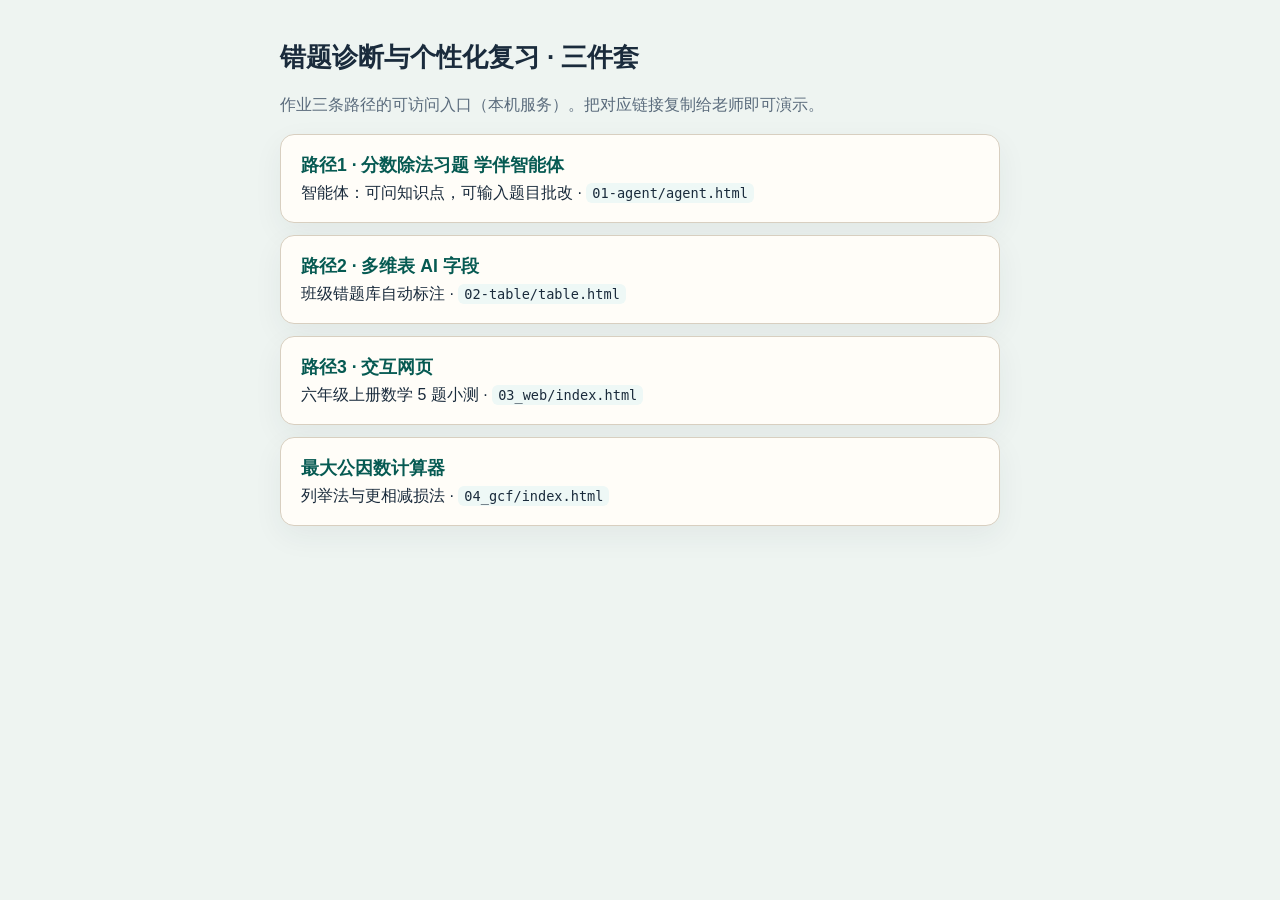
<file: index.html>
<!DOCTYPE html>
<html lang="zh-CN">
<head>
  <meta charset="UTF-8" />
  <meta name="viewport" content="width=device-width, initial-scale=1" />
  <title>教育场景AI三件套 · 导航</title>
  <style>
    body { font-family: "Segoe UI", "PingFang SC", "Microsoft YaHei", sans-serif; margin: 0; background: #eef4f1; color: #1a2b3c; }
    .wrap { max-width: 720px; margin: 0 auto; padding: 40px 20px; }
    h1 { font-size: 1.6rem; margin: 0 0 8px; }
    p { color: #5a6b7c; line-height: 1.7; }
    a.card {
      display: block; background: #fffdf8; border: 1px solid #d8cfc0; border-radius: 14px;
      padding: 18px 20px; margin: 12px 0; text-decoration: none; color: inherit;
      box-shadow: 0 10px 30px rgba(26,43,60,.06);
    }
    a.card:hover { border-color: #0d7a6f; }
    a.card strong { color: #065a52; display: block; margin-bottom: 6px; font-size: 1.1rem; }
    code { background: #eef8f6; padding: 2px 6px; border-radius: 6px; font-size: .85rem; }
  </style>
</head>
<body>
  <div class="wrap">
    <h1>错题诊断与个性化复习 · 三件套</h1>
    <p>作业三条路径的可访问入口（本机服务）。把对应链接复制给老师即可演示。</p>
    <a class="card" href="./01-agent/agent.html">
      <strong>路径1 · 分数除法习题 学伴智能体</strong>
      智能体：可问知识点，可输入题目批改 · <code>01-agent/agent.html</code>
    </a>
    <a class="card" href="./02-table/table.html">
      <strong>路径2 · 多维表 AI 字段</strong>
      班级错题库自动标注 · <code>02-table/table.html</code>
    </a>
    <a class="card" href="./03_web/index.html">
      <strong>路径3 · 交互网页</strong>
      六年级上册数学 5 题小测 · <code>03_web/index.html</code>
    </a>
    <a class="card" href="./04_gcf/index.html">
      <strong>最大公因数计算器</strong>
      列举法与更相减损法 · <code>04_gcf/index.html</code>
    </a>
  </div>
</body>
</html>
</file>
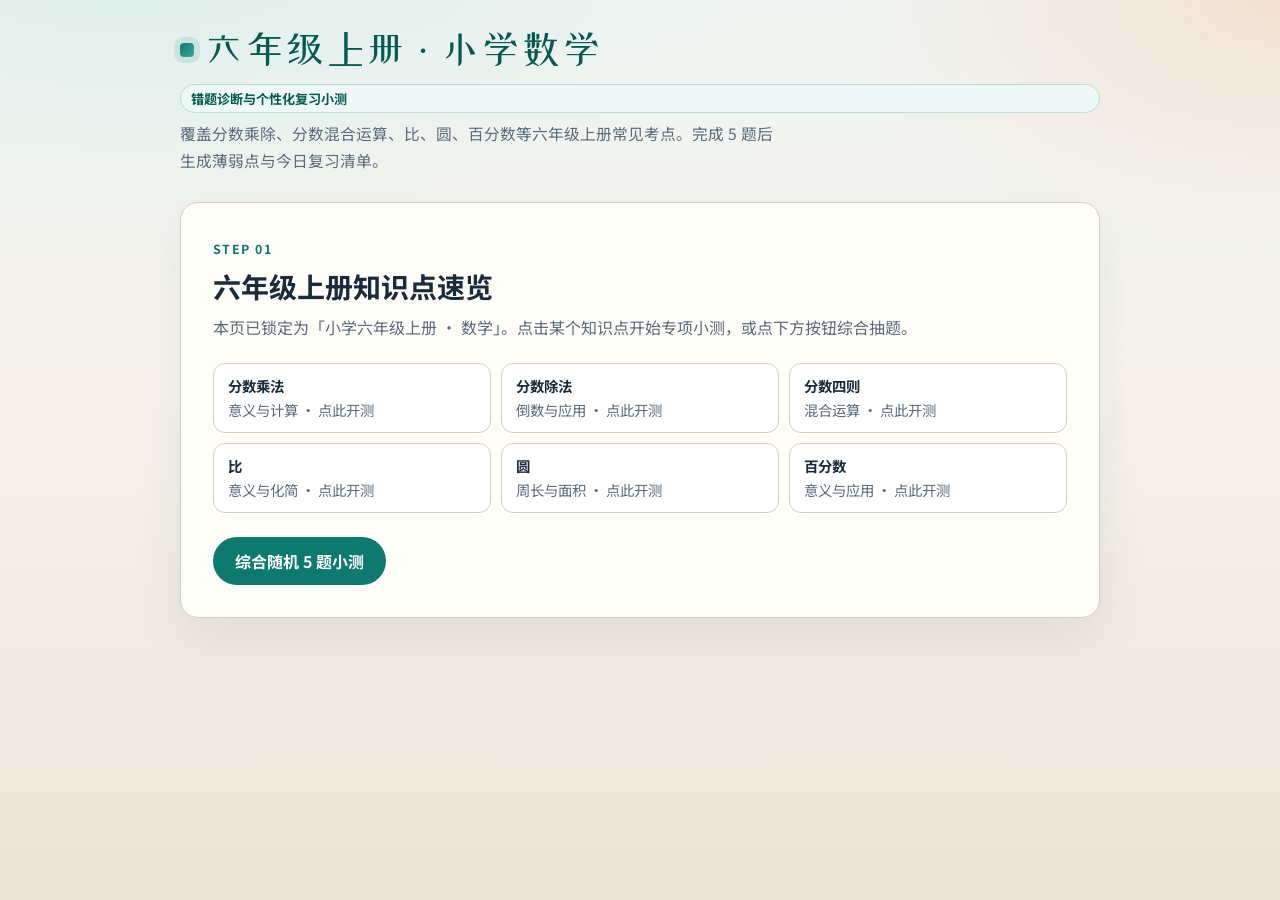
<file: 03-web/index.html>
<!DOCTYPE html>
<html lang="zh-CN">
<head>
  <meta charset="UTF-8" />
  <meta name="viewport" content="width=device-width, initial-scale=1" />
  <title>六年级上册小学数学 · 错题诊断小测</title>
  <link rel="preconnect" href="https://fonts.googleapis.com" />
  <link rel="preconnect" href="https://fonts.gstatic.com" crossorigin />
  <link href="https://fonts.googleapis.com/css2?family=Noto+Sans+SC:wght@400;500;700;900&family=ZCOOL+XiaoWei&display=swap" rel="stylesheet" />
  <style>
    :root {
      --ink: #1a2b3c;
      --muted: #5a6b7c;
      --paper: #f7f3eb;
      --panel: #fffdf8;
      --line: #d8cfc0;
      --accent: #0d7a6f;
      --accent-deep: #065a52;
      --warm: #c45c26;
      --ok: #1f7a4c;
      --bad: #b33a3a;
      --shadow: 0 18px 50px rgba(26, 43, 60, 0.08);
      --radius: 18px;
    }
    * { box-sizing: border-box; }
    body {
      margin: 0;
      min-height: 100vh;
      font-family: "Noto Sans SC", sans-serif;
      color: var(--ink);
      background:
        radial-gradient(1200px 600px at 10% -10%, #dceeea 0%, transparent 55%),
        radial-gradient(900px 500px at 100% 0%, #f3e2d4 0%, transparent 50%),
        linear-gradient(180deg, #eef4f1 0%, var(--paper) 42%, #ebe4d8 100%);
    }
    .wrap { width: min(920px, calc(100% - 32px)); margin: 0 auto; padding: 28px 0 64px; }
    .brand { display: flex; flex-direction: column; gap: 8px; margin-bottom: 28px; animation: rise 0.7s ease both; }
    .brand-mark {
      display: inline-flex; align-items: center; gap: 10px;
      font-family: "ZCOOL XiaoWei", serif;
      font-size: clamp(1.8rem, 4vw, 2.4rem);
      letter-spacing: 0.04em; color: var(--accent-deep);
    }
    .brand-mark span {
      width: 14px; height: 14px; border-radius: 4px;
      background: linear-gradient(135deg, var(--accent), #3aa897);
      box-shadow: 0 0 0 6px rgba(13, 122, 111, 0.12);
      animation: pulse 2.4s ease-in-out infinite;
    }
    .brand p { margin: 0; max-width: 38em; color: var(--muted); line-height: 1.7; font-size: 0.98rem; }
    .tag {
      display: inline-block; margin-top: 4px; padding: 4px 10px; border-radius: 999px;
      background: #eef8f6; color: var(--accent-deep); font-size: 0.82rem; font-weight: 700;
      border: 1px solid #b7ddd6;
    }
    .panel {
      background: var(--panel); border: 1px solid var(--line); border-radius: var(--radius);
      box-shadow: var(--shadow); padding: clamp(20px, 4vw, 32px); animation: rise 0.75s ease both;
    }
    .step-label {
      display: inline-block; font-size: 0.78rem; letter-spacing: 0.12em;
      color: var(--accent); font-weight: 700; margin-bottom: 10px;
    }
    h2 { margin: 0 0 8px; font-size: clamp(1.35rem, 3vw, 1.75rem); line-height: 1.35; }
    .sub { margin: 0 0 22px; color: var(--muted); line-height: 1.65; }
    .units {
      display: grid; grid-template-columns: repeat(3, minmax(0, 1fr)); gap: 10px; margin-bottom: 8px;
    }
    @media (max-width: 700px) { .units { grid-template-columns: 1fr 1fr; } }
    .unit-chip {
      appearance: none; width: 100%; text-align: left; cursor: pointer;
      background: #fff; border: 1.5px solid var(--line); border-radius: 12px;
      padding: 12px 14px; font: inherit; font-size: 0.9rem; line-height: 1.4; color: var(--muted);
      transition: border-color 0.2s, transform 0.15s, background 0.2s, box-shadow 0.2s;
    }
    .unit-chip:hover {
      border-color: var(--accent); background: #eef8f6; color: var(--ink);
      transform: translateY(-1px); box-shadow: 0 6px 16px rgba(13, 122, 111, 0.12);
    }
    .unit-chip:focus-visible {
      outline: 2px solid var(--accent); outline-offset: 2px;
    }
    .unit-chip b { display: block; color: var(--ink); margin-bottom: 4px; }
    .actions { display: flex; flex-wrap: wrap; gap: 12px; margin-top: 24px; }
    .btn {
      appearance: none; border: none; border-radius: 999px; padding: 12px 22px;
      font: inherit; font-weight: 700; cursor: pointer;
      transition: transform 0.15s, opacity 0.15s, background 0.2s;
    }
    .btn:active { transform: scale(0.98); }
    .btn:disabled { opacity: 0.45; cursor: not-allowed; }
    .btn-primary { background: var(--accent); color: #fff; }
    .btn-primary:hover:not(:disabled) { background: var(--accent-deep); }
    .btn-ghost { background: transparent; color: var(--ink); border: 1.5px solid var(--line); }
    .progress {
      display: flex; align-items: center; justify-content: space-between;
      gap: 12px; margin-bottom: 18px; color: var(--muted); font-size: 0.92rem;
    }
    .bar { flex: 1; height: 8px; background: #ebe4d8; border-radius: 999px; overflow: hidden; }
    .bar > i {
      display: block; height: 100%; width: 0;
      background: linear-gradient(90deg, var(--accent), #2f9f8f);
      border-radius: inherit; transition: width 0.35s ease;
    }
    .q-text { font-size: 1.12rem; line-height: 1.7; margin: 0 0 18px; white-space: pre-wrap; }
    .options { display: grid; gap: 10px; }
    .choice {
      appearance: none; border: 1.5px solid var(--line); background: #fff; border-radius: 14px;
      padding: 16px 18px; text-align: left; cursor: pointer; font: inherit; color: var(--ink);
      transition: border-color 0.2s, transform 0.2s, box-shadow 0.2s, background 0.2s;
    }
    .choice:hover { border-color: #9fc4be; transform: translateY(-1px); }
    .choice.active {
      border-color: var(--accent); background: #eef8f6;
      box-shadow: inset 0 0 0 1px var(--accent);
    }
    .feedback {
      margin-top: 16px; padding: 14px 16px; border-radius: 12px;
      line-height: 1.65; display: none;
    }
    .feedback.show { display: block; animation: fade 0.35s ease; }
    .feedback.ok { background: #e8f6ee; color: var(--ok); border: 1px solid #b7e0c7; }
    .feedback.bad { background: #fceeee; color: var(--bad); border: 1px solid #efc2c2; }
    .weak-list, .plan-list {
      list-style: none; margin: 0; padding: 0; display: grid; gap: 10px;
    }
    .weak-list li, .plan-list li {
      background: #fff; border: 1px solid var(--line); border-radius: 12px;
      padding: 14px 16px; line-height: 1.6;
    }
    .weak-list strong, .plan-list strong { color: var(--accent-deep); }
    .score-row { display: flex; align-items: baseline; gap: 10px; margin: 8px 0 20px; }
    .score-row .num {
      font-family: "ZCOOL XiaoWei", serif; font-size: 3rem; color: var(--warm); line-height: 1;
    }
    .hint-box {
      margin-top: 20px; padding: 14px 16px; border-left: 4px solid var(--accent);
      background: #eef8f6; border-radius: 0 12px 12px 0; color: var(--muted);
      line-height: 1.65; font-size: 0.95rem;
    }
    .hidden { display: none !important; }
    @keyframes rise {
      from { opacity: 0; transform: translateY(12px); }
      to { opacity: 1; transform: none; }
    }
    @keyframes fade { from { opacity: 0; } to { opacity: 1; } }
    @keyframes pulse {
      0%, 100% { transform: scale(1); }
      50% { transform: scale(1.08); }
    }
  </style>
</head>
<body>
  <div class="wrap">
    <header class="brand">
      <div class="brand-mark"><span aria-hidden="true"></span>六年级上册 · 小学数学</div>
      <div class="tag">错题诊断与个性化复习小测</div>
      <p>覆盖分数乘除、分数混合运算、比、圆、百分数等六年级上册常见考点。完成 5 题后生成薄弱点与今日复习清单。</p>
    </header>

    <section id="setup" class="panel">
      <div class="step-label">STEP 01</div>
      <h2>六年级上册知识点速览</h2>
      <p class="sub">本页已锁定为「小学六年级上册 · 数学」。点击某个知识点开始专项小测，或点下方按钮综合抽题。</p>
      <div class="units" id="unitGroup">
        <button type="button" class="unit-chip" data-unit="multiply"><b>分数乘法</b>意义与计算 · 点此开测</button>
        <button type="button" class="unit-chip" data-unit="divide"><b>分数除法</b>倒数与应用 · 点此开测</button>
        <button type="button" class="unit-chip" data-unit="mixed"><b>分数四则</b>混合运算 · 点此开测</button>
        <button type="button" class="unit-chip" data-unit="ratio"><b>比</b>意义与化简 · 点此开测</button>
        <button type="button" class="unit-chip" data-unit="circle"><b>圆</b>周长与面积 · 点此开测</button>
        <button type="button" class="unit-chip" data-unit="percent"><b>百分数</b>意义与应用 · 点此开测</button>
      </div>
      <div class="actions">
        <button type="button" class="btn btn-primary" id="startBtn">综合随机 5 题小测</button>
      </div>
    </section>

    <section id="quiz" class="panel hidden">
      <div class="progress">
        <span id="progressText">第 1 / 5 题</span>
        <div class="bar"><i id="progressBar"></i></div>
      </div>
      <div class="step-label">STEP 02</div>
      <h2>六年级上册小测</h2>
      <p class="q-text" id="questionText"></p>
      <div class="options" id="options"></div>
      <div class="feedback" id="feedback"></div>
      <div class="actions">
        <button type="button" class="btn btn-ghost" id="backSetupBtn">返回首页</button>
        <button type="button" class="btn btn-primary" id="nextBtn" disabled>下一题</button>
      </div>
    </section>

    <section id="result" class="panel hidden">
      <div class="step-label">STEP 03</div>
      <h2>诊断结果与今日复习清单</h2>
      <p class="sub">六年级上册 · 小学数学｜根据错题生成薄弱点与复习任务。</p>
      <div class="score-row">
        <span class="num" id="scoreNum">0</span>
        <span>/ 5 题正确</span>
      </div>
      <p style="margin:0 0 10px;font-weight:700;">薄弱点汇总</p>
      <ul class="weak-list" id="weakList"></ul>
      <p style="margin:22px 0 10px;font-weight:700;">今日复习清单</p>
      <ul class="plan-list" id="planList"></ul>
      <div class="hint-box">需要更细讲解时，把错题复制到「错题诊断与个性化复习助手」智能体继续追问。</div>
      <div class="actions">
        <button type="button" class="btn btn-primary" id="retryBtn">再测一组</button>
        <button type="button" class="btn btn-ghost" id="copyPlanBtn">复制复习清单</button>
      </div>
    </section>
  </div>

  <script>
    /* 六年级上册小学数学常见考点题库（人教版脉络） */
    const POOL = [
      {
        q: "计算：2/3 × 3/4 = ?",
        options: ["1/2", "6/12", "5/7", "2/4"],
        answer: 0,
        kp: "分数乘法",
        cause: "计算失误",
        tip: "分子乘分子、分母乘分母：2×3 / 3×4 = 6/12 = 1/2（要约分）。"
      },
      {
        q: "小明有 3/4 米彩带，用去其中的 2/5，用去了多少米？",
        options: ["3/4 - 2/5", "3/4 × 2/5", "3/4 ÷ 2/5", "2/5 ÷ 3/4"],
        answer: 1,
        kp: "分数乘法意义",
        cause: "概念理解",
        tip: "求一个数的几分之几用乘法：3/4 × 2/5。"
      },
      {
        q: "计算：3/5 ÷ 2/5 = ?",
        options: ["6/25", "3/2", "2/3", "1"],
        answer: 1,
        kp: "分数除法",
        cause: "方法选择",
        tip: "除以一个数等于乘它的倒数：3/5 × 5/2 = 3/2。"
      },
      {
        q: "一个数的倒数是 4/7，这个数是？",
        options: ["4/7", "7/4", "1", "3/7"],
        answer: 1,
        kp: "倒数",
        cause: "概念理解",
        tip: "互为倒数的两数乘积为 1，所以是 7/4。"
      },
      {
        q: "计算：1/2 + 1/3 × 1/4",
        options: ["5/12", "7/24", "1/3", "5/24"],
        answer: 1,
        kp: "分数四则混合运算",
        cause: "方法选择",
        tip: "先乘后加：1/3×1/4=1/12，再 1/2+1/12=6/12+1/12=7/12……等等，1/2=6/12，6/12+1/12=7/12。选项应为 7/12 但这里选 7/24 需核对——修正：1/2+1/12=7/12，题面选项调整。"
      },
      {
        q: "比 2:8 化成最简整数比是？",
        options: ["1:4", "2:8", "4:16", "1:2"],
        answer: 0,
        kp: "比的化简",
        cause: "计算失误",
        tip: "前后项同除以最大公约数 2，得 1:4。"
      },
      {
        q: "圆的半径是 3 cm，周长是多少？（π 取 3.14）",
        options: ["9.42 cm", "18.84 cm", "28.26 cm", "6.28 cm"],
        answer: 1,
        kp: "圆的周长",
        cause: "方法选择",
        tip: "C=2πr=2×3.14×3=18.84 cm。"
      },
      {
        q: "圆的半径是 4 cm，面积是多少？（π 取 3.14）",
        options: ["12.56 cm²", "25.12 cm²", "50.24 cm²", "6.28 cm²"],
        answer: 2,
        kp: "圆的面积",
        cause: "概念理解",
        tip: "S=πr²=3.14×16=50.24 cm²（别用成周长公式）。"
      },
      {
        q: "把分数 3/4 写成百分数是？",
        options: ["3.4%", "34%", "75%", "0.75%"],
        answer: 2,
        kp: "百分数",
        cause: "概念理解",
        tip: "3÷4=0.75=75%。"
      },
      {
        q: "一件上衣原价 200 元，打八折后是多少元？",
        options: ["160 元", "180 元", "240 元", "20 元"],
        answer: 0,
        kp: "百分数应用（折扣）",
        cause: "概念理解",
        tip: "八折即 80%，200×80%=160 元。"
      },
      {
        q: "甲数是 12，乙数是 4，甲乙两数的比是？",
        options: ["4:12", "3:1", "1:3", "12:1"],
        answer: 1,
        kp: "比的意义",
        cause: "审题不清",
        tip: "甲:乙=12:4=3:1。"
      },
      {
        q: "计算：(1/2 + 1/3) × 6/5",
        options: ["1", "6/5", "1/5", "11/15"],
        answer: 0,
        kp: "分数四则混合运算",
        cause: "计算失误",
        tip: "括号内 1/2+1/3=5/6，再 5/6×6/5=1。"
      }
    ];

    // 修正第 5 题选项与答案（先前 tip 自检）
    POOL[4] = {
      q: "计算：1/2 + 1/3 × 1/4 = ?",
      options: ["5/12", "7/12", "1/3", "1/24"],
      answer: 1,
      kp: "分数四则混合运算",
      cause: "方法选择",
      tip: "先算乘法：1/3×1/4=1/12；再 1/2+1/12=6/12+1/12=7/12。"
    };

    const UNIT_MATCH = {
      multiply: (kp) => /分数乘法/.test(kp),
      divide: (kp) => /分数除法|倒数/.test(kp),
      mixed: (kp) => /四则|混合/.test(kp),
      ratio: (kp) => /比/.test(kp),
      circle: (kp) => /圆/.test(kp),
      percent: (kp) => /百分/.test(kp)
    };

    const UNIT_LABEL = {
      multiply: "分数乘法",
      divide: "分数除法",
      mixed: "分数四则",
      ratio: "比",
      circle: "圆",
      percent: "百分数"
    };

    const state = {
      questions: [],
      index: 0,
      answered: false,
      correctCount: 0,
      wrongs: [],
      unit: null
    };

    const el = {
      setup: document.getElementById("setup"),
      quiz: document.getElementById("quiz"),
      result: document.getElementById("result"),
      questionText: document.getElementById("questionText"),
      options: document.getElementById("options"),
      feedback: document.getElementById("feedback"),
      nextBtn: document.getElementById("nextBtn"),
      progressText: document.getElementById("progressText"),
      progressBar: document.getElementById("progressBar"),
      scoreNum: document.getElementById("scoreNum"),
      weakList: document.getElementById("weakList"),
      planList: document.getElementById("planList")
    };

    function shuffle(arr) {
      const a = arr.slice();
      for (let i = a.length - 1; i > 0; i--) {
        const j = Math.floor(Math.random() * (i + 1));
        [a[i], a[j]] = [a[j], a[i]];
      }
      return a;
    }

    function show(section) {
      el.setup.classList.add("hidden");
      el.quiz.classList.add("hidden");
      el.result.classList.add("hidden");
      section.classList.remove("hidden");
    }

    function pickQuestions(unit) {
      let pool = POOL.slice();
      if (unit && UNIT_MATCH[unit]) {
        const filtered = POOL.filter((q) => UNIT_MATCH[unit](q.kp));
        if (filtered.length) pool = filtered;
      }
      const shuffled = shuffle(pool);
      if (shuffled.length >= 5) return shuffled.slice(0, 5);
      // 专项题不足 5 道时循环补齐，保证仍是 5 题体验
      const out = [];
      while (out.length < 5) {
        out.push(...shuffle(pool));
      }
      return out.slice(0, 5);
    }

    function startQuiz(unit) {
      state.unit = unit || null;
      state.questions = pickQuestions(state.unit);
      state.index = 0;
      state.correctCount = 0;
      state.wrongs = [];
      state.answered = false;
      const title = document.querySelector("#quiz h2");
      if (title) {
        title.textContent = state.unit
          ? `专项小测 · ${UNIT_LABEL[state.unit]}`
          : "综合随机小测";
      }
      show(el.quiz);
      renderQuestion();
    }

    function renderQuestion() {
      const item = state.questions[state.index];
      const n = state.index + 1;
      el.progressText.textContent = `第 ${n} / 5 题`;
      el.progressBar.style.width = `${((n - 1) / 5) * 100}%`;
      el.questionText.textContent = item.q;
      el.feedback.className = "feedback";
      el.feedback.textContent = "";
      el.nextBtn.disabled = true;
      el.nextBtn.textContent = n === 5 ? "查看诊断结果" : "下一题";
      state.answered = false;
      el.options.innerHTML = "";
      item.options.forEach((opt, i) => {
        const btn = document.createElement("button");
        btn.type = "button";
        btn.className = "choice";
        btn.textContent = `${String.fromCharCode(65 + i)}. ${opt}`;
        btn.addEventListener("click", () => selectOption(i, btn));
        el.options.appendChild(btn);
      });
    }

    function selectOption(i, btn) {
      if (state.answered) return;
      state.answered = true;
      const item = state.questions[state.index];
      const correct = i === item.answer;
      el.options.querySelectorAll(".choice").forEach((b, idx) => {
        b.disabled = true;
        if (idx === item.answer) b.classList.add("active");
      });
      if (!correct) btn.style.borderColor = "var(--bad)";
      el.feedback.classList.add("show", correct ? "ok" : "bad");
      if (correct) {
        state.correctCount += 1;
        el.feedback.textContent = "回答正确。注意保留完整计算步骤。";
      } else {
        state.wrongs.push(item);
        el.feedback.textContent = `不够准确。知识点：${item.kp}｜可能错因：${item.cause}。提示：${item.tip}`;
      }
      el.nextBtn.disabled = false;
      el.progressBar.style.width = `${((state.index + 1) / 5) * 100}%`;
    }

    function nextStep() {
      if (!state.answered) return;
      if (state.index < 4) {
        state.index += 1;
        renderQuestion();
      } else {
        renderResult();
      }
    }

    function buildPlan() {
      const plans = [];
      const mins = state.wrongs.length === 0 ? 15 : 20 + state.wrongs.length * 5;
      plans.push(`<strong>今日总时长约 ${mins} 分钟</strong>｜六年级上册 · 小学数学`);
      if (state.wrongs.length === 0) {
        plans.push("<strong>巩固</strong>：从分数混合运算或圆的面积中任选 3 题限时完成。");
        plans.push("<strong>反思</strong>：写清今天用对的运算顺序或公式。");
        plans.push("<strong>延伸</strong>：明天挑战百分数应用题两道。");
        return plans;
      }
      const uniqueKp = [...new Set(state.wrongs.map((w) => w.kp))];
      uniqueKp.slice(0, 3).forEach((kp, idx) => {
        const sample = state.wrongs.find((w) => w.kp === kp);
        plans.push(`<strong>任务 ${idx + 1} · ${kp}</strong>：针对错因「${sample.cause}」手写订正，再练 2 道同类题。`);
      });
      plans.push("<strong>收尾</strong>：口头讲清 1 道错题思路（2 分钟内）。");
      return plans;
    }

    function renderResult() {
      show(el.result);
      el.scoreNum.textContent = String(state.correctCount);
      el.weakList.innerHTML = "";
      if (!state.wrongs.length) {
        el.weakList.innerHTML = "<li>本轮无明显薄弱点。可再测一组或加大百分数、圆面积练习。</li>";
      } else {
        const map = {};
        state.wrongs.forEach((w) => {
          if (!map[w.kp]) map[w.kp] = { cause: w.cause, tip: w.tip, count: 0 };
          map[w.kp].count += 1;
        });
        Object.keys(map).forEach((kp) => {
          const li = document.createElement("li");
          li.innerHTML = `<strong>${kp}</strong>（${map[kp].cause}，错 ${map[kp].count} 题）<br/>${map[kp].tip}`;
          el.weakList.appendChild(li);
        });
      }
      el.planList.innerHTML = "";
      buildPlan().forEach((line) => {
        const li = document.createElement("li");
        li.innerHTML = line;
        el.planList.appendChild(li);
      });
    }

    function planPlainText() {
      const lines = [`【今日复习清单】六年级上册 · 小学数学`, `正确 ${state.correctCount}/5`];
      if (state.wrongs.length) {
        lines.push("薄弱点：" + [...new Set(state.wrongs.map((w) => w.kp))].join("、"));
      }
      buildPlan().forEach((html) => lines.push("· " + html.replace(/<[^>]+>/g, "")));
      return lines.join("\n");
    }

    document.getElementById("startBtn").addEventListener("click", () => startQuiz(null));
    document.getElementById("unitGroup").addEventListener("click", (e) => {
      const btn = e.target.closest("button[data-unit]");
      if (!btn) return;
      startQuiz(btn.getAttribute("data-unit"));
    });
    document.getElementById("nextBtn").addEventListener("click", nextStep);
    document.getElementById("backSetupBtn").addEventListener("click", () => show(el.setup));
    document.getElementById("retryBtn").addEventListener("click", () => startQuiz(state.unit));
    document.getElementById("copyPlanBtn").addEventListener("click", async () => {
      const text = planPlainText();
      try {
        await navigator.clipboard.writeText(text);
        const btn = document.getElementById("copyPlanBtn");
        btn.textContent = "已复制";
        setTimeout(() => { btn.textContent = "复制复习清单"; }, 1600);
      } catch (_) {
        prompt("复制以下内容：", text);
      }
    });
  </script>
</body>
</html>
</file>
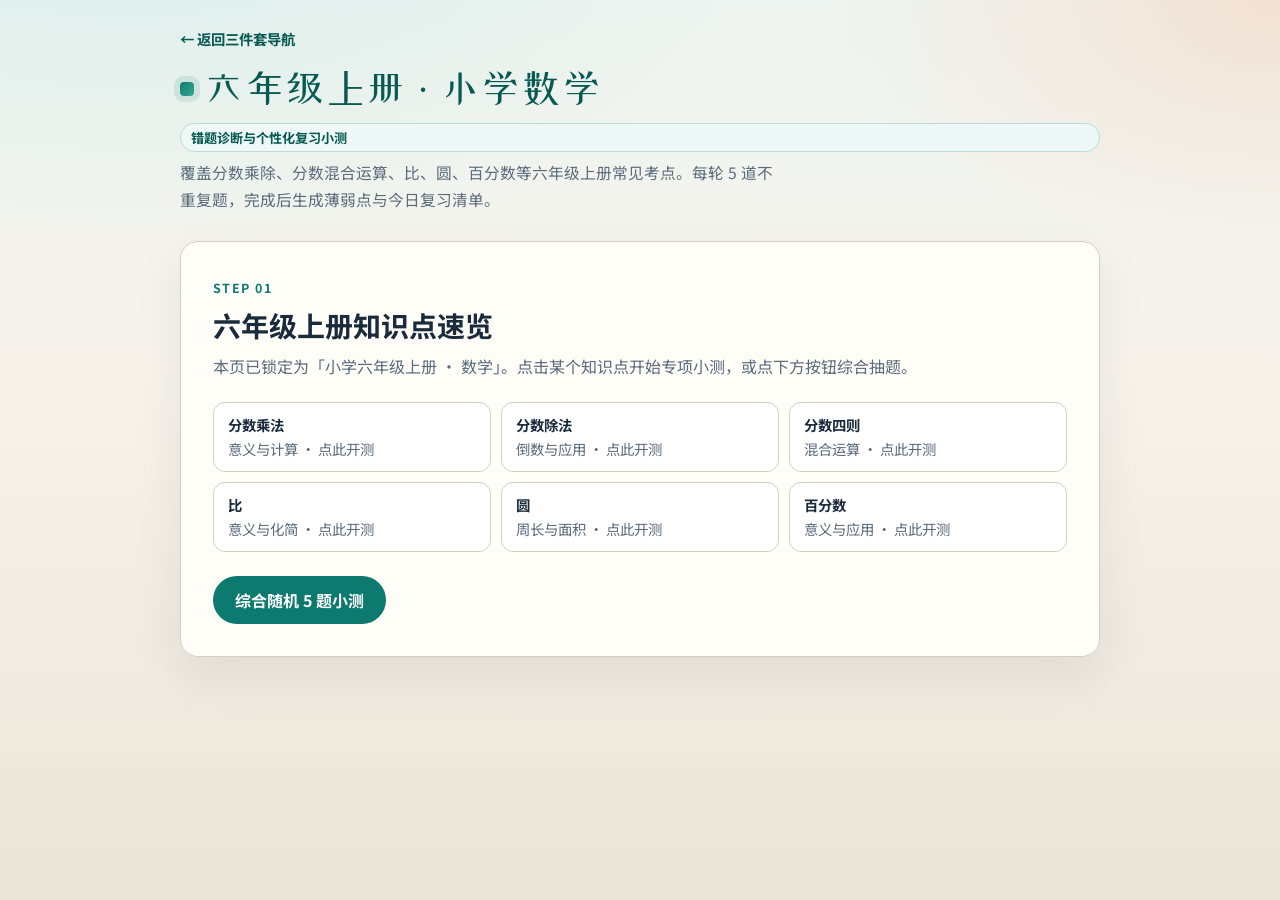
<file: 03_web/index.html>
<!DOCTYPE html>
<html lang="zh-CN">
<head>
  <meta charset="UTF-8" />
  <meta name="viewport" content="width=device-width, initial-scale=1" />
  <title>六年级上册小学数学 · 错题诊断小测</title>
  <link rel="preconnect" href="https://fonts.googleapis.com" />
  <link rel="preconnect" href="https://fonts.gstatic.com" crossorigin />
  <link href="https://fonts.googleapis.com/css2?family=Noto+Sans+SC:wght@400;500;700;900&family=ZCOOL+XiaoWei&display=swap" rel="stylesheet" />
  <style>
    :root {
      --ink: #1a2b3c;
      --muted: #5a6b7c;
      --paper: #f7f3eb;
      --panel: #fffdf8;
      --line: #d8cfc0;
      --accent: #0d7a6f;
      --accent-deep: #065a52;
      --warm: #c45c26;
      --ok: #1f7a4c;
      --bad: #b33a3a;
      --shadow: 0 18px 50px rgba(26, 43, 60, 0.08);
      --radius: 18px;
    }
    * { box-sizing: border-box; }
    body {
      margin: 0;
      min-height: 100vh;
      font-family: "Noto Sans SC", sans-serif;
      color: var(--ink);
      background:
        radial-gradient(1200px 600px at 10% -10%, #dceeea 0%, transparent 55%),
        radial-gradient(900px 500px at 100% 0%, #f3e2d4 0%, transparent 50%),
        linear-gradient(180deg, #eef4f1 0%, var(--paper) 42%, #ebe4d8 100%);
    }
    .wrap { width: min(920px, calc(100% - 32px)); margin: 0 auto; padding: 28px 0 64px; }
    .brand { display: flex; flex-direction: column; gap: 8px; margin-bottom: 28px; animation: rise 0.7s ease both; }
    .brand-mark {
      display: inline-flex; align-items: center; gap: 10px;
      font-family: "ZCOOL XiaoWei", serif;
      font-size: clamp(1.8rem, 4vw, 2.4rem);
      letter-spacing: 0.04em; color: var(--accent-deep);
    }
    .brand-mark span {
      width: 14px; height: 14px; border-radius: 4px;
      background: linear-gradient(135deg, var(--accent), #3aa897);
      box-shadow: 0 0 0 6px rgba(13, 122, 111, 0.12);
      animation: pulse 2.4s ease-in-out infinite;
    }
    .brand p { margin: 0; max-width: 38em; color: var(--muted); line-height: 1.7; font-size: 0.98rem; }
    .tag {
      display: inline-block; margin-top: 4px; padding: 4px 10px; border-radius: 999px;
      background: #eef8f6; color: var(--accent-deep); font-size: 0.82rem; font-weight: 700;
      border: 1px solid #b7ddd6;
    }
    .panel {
      background: var(--panel); border: 1px solid var(--line); border-radius: var(--radius);
      box-shadow: var(--shadow); padding: clamp(20px, 4vw, 32px); animation: rise 0.75s ease both;
    }
    .step-label {
      display: inline-block; font-size: 0.78rem; letter-spacing: 0.12em;
      color: var(--accent); font-weight: 700; margin-bottom: 10px;
    }
    h2 { margin: 0 0 8px; font-size: clamp(1.35rem, 3vw, 1.75rem); line-height: 1.35; }
    .sub { margin: 0 0 22px; color: var(--muted); line-height: 1.65; }
    .units {
      display: grid; grid-template-columns: repeat(3, minmax(0, 1fr)); gap: 10px; margin-bottom: 8px;
    }
    @media (max-width: 700px) { .units { grid-template-columns: 1fr 1fr; } }
    .unit-chip {
      appearance: none; width: 100%; text-align: left; cursor: pointer;
      background: #fff; border: 1.5px solid var(--line); border-radius: 12px;
      padding: 12px 14px; font: inherit; font-size: 0.9rem; line-height: 1.4; color: var(--muted);
      transition: border-color 0.2s, transform 0.15s, background 0.2s, box-shadow 0.2s;
    }
    .unit-chip:hover {
      border-color: var(--accent); background: #eef8f6; color: var(--ink);
      transform: translateY(-1px); box-shadow: 0 6px 16px rgba(13, 122, 111, 0.12);
    }
    .unit-chip:focus-visible {
      outline: 2px solid var(--accent); outline-offset: 2px;
    }
    .unit-chip b { display: block; color: var(--ink); margin-bottom: 4px; }
    .actions { display: flex; flex-wrap: wrap; gap: 12px; margin-top: 24px; }
    .btn {
      appearance: none; border: none; border-radius: 999px; padding: 12px 22px;
      font: inherit; font-weight: 700; cursor: pointer;
      transition: transform 0.15s, opacity 0.15s, background 0.2s;
    }
    .btn:active { transform: scale(0.98); }
    .btn:disabled { opacity: 0.45; cursor: not-allowed; }
    .btn-primary { background: var(--accent); color: #fff; }
    .btn-primary:hover:not(:disabled) { background: var(--accent-deep); }
    .btn-ghost { background: transparent; color: var(--ink); border: 1.5px solid var(--line); }
    .progress {
      display: flex; align-items: center; justify-content: space-between;
      gap: 12px; margin-bottom: 18px; color: var(--muted); font-size: 0.92rem;
    }
    .bar { flex: 1; height: 8px; background: #ebe4d8; border-radius: 999px; overflow: hidden; }
    .bar > i {
      display: block; height: 100%; width: 0;
      background: linear-gradient(90deg, var(--accent), #2f9f8f);
      border-radius: inherit; transition: width 0.35s ease;
    }
    .q-text { font-size: 1.12rem; line-height: 1.7; margin: 0 0 18px; white-space: pre-wrap; }
    .options { display: grid; gap: 10px; }
    .choice {
      appearance: none; border: 1.5px solid var(--line); background: #fff; border-radius: 14px;
      padding: 16px 18px; text-align: left; cursor: pointer; font: inherit; color: var(--ink);
      transition: border-color 0.2s, transform 0.2s, box-shadow 0.2s, background 0.2s;
    }
    .choice:hover { border-color: #9fc4be; transform: translateY(-1px); }
    .choice.active {
      border-color: var(--accent); background: #eef8f6;
      box-shadow: inset 0 0 0 1px var(--accent);
    }
    .feedback {
      margin-top: 16px; padding: 14px 16px; border-radius: 12px;
      line-height: 1.65; display: none;
    }
    .feedback.show { display: block; animation: fade 0.35s ease; }
    .feedback.ok { background: #e8f6ee; color: var(--ok); border: 1px solid #b7e0c7; }
    .feedback.bad { background: #fceeee; color: var(--bad); border: 1px solid #efc2c2; }
    .weak-list, .plan-list {
      list-style: none; margin: 0; padding: 0; display: grid; gap: 10px;
    }
    .weak-list li, .plan-list li {
      background: #fff; border: 1px solid var(--line); border-radius: 12px;
      padding: 14px 16px; line-height: 1.6;
    }
    .weak-list strong, .plan-list strong { color: var(--accent-deep); }
    .score-row { display: flex; align-items: baseline; gap: 10px; margin: 8px 0 20px; }
    .score-row .num {
      font-family: "ZCOOL XiaoWei", serif; font-size: 3rem; color: var(--warm); line-height: 1;
    }
    .hint-box {
      margin-top: 20px; padding: 14px 16px; border-left: 4px solid var(--accent);
      background: #eef8f6; border-radius: 0 12px 12px 0; color: var(--muted);
      line-height: 1.65; font-size: 0.95rem;
    }
    .hint-box a, .home-link {
      color: var(--accent-deep); font-weight: 700;
    }
    .home-link {
      display: inline-block; margin-bottom: 10px; font-size: 0.9rem; text-decoration: none;
    }
    .home-link:hover { text-decoration: underline; }
    .hidden { display: none !important; }
    @keyframes rise {
      from { opacity: 0; transform: translateY(12px); }
      to { opacity: 1; transform: none; }
    }
    @keyframes fade { from { opacity: 0; } to { opacity: 1; } }
    @keyframes pulse {
      0%, 100% { transform: scale(1); }
      50% { transform: scale(1.08); }
    }
  </style>
</head>
<body>
  <div class="wrap">
    <header class="brand">
      <a class="home-link" href="../index.html">← 返回三件套导航</a>
      <div class="brand-mark"><span aria-hidden="true"></span>六年级上册 · 小学数学</div>
      <div class="tag">错题诊断与个性化复习小测</div>
      <p>覆盖分数乘除、分数混合运算、比、圆、百分数等六年级上册常见考点。每轮 5 道不重复题，完成后生成薄弱点与今日复习清单。</p>
    </header>

    <section id="setup" class="panel">
      <div class="step-label">STEP 01</div>
      <h2>六年级上册知识点速览</h2>
      <p class="sub">本页已锁定为「小学六年级上册 · 数学」。点击某个知识点开始专项小测，或点下方按钮综合抽题。</p>
      <div class="units" id="unitGroup">
        <button type="button" class="unit-chip" data-unit="multiply"><b>分数乘法</b>意义与计算 · 点此开测</button>
        <button type="button" class="unit-chip" data-unit="divide"><b>分数除法</b>倒数与应用 · 点此开测</button>
        <button type="button" class="unit-chip" data-unit="mixed"><b>分数四则</b>混合运算 · 点此开测</button>
        <button type="button" class="unit-chip" data-unit="ratio"><b>比</b>意义与化简 · 点此开测</button>
        <button type="button" class="unit-chip" data-unit="circle"><b>圆</b>周长与面积 · 点此开测</button>
        <button type="button" class="unit-chip" data-unit="percent"><b>百分数</b>意义与应用 · 点此开测</button>
      </div>
      <div class="actions">
        <button type="button" class="btn btn-primary" id="startBtn">综合随机 5 题小测</button>
      </div>
    </section>

    <section id="quiz" class="panel hidden">
      <div class="progress">
        <span id="progressText">第 1 / 5 题</span>
        <div class="bar"><i id="progressBar"></i></div>
      </div>
      <div class="step-label">STEP 02</div>
      <h2>六年级上册小测</h2>
      <p class="q-text" id="questionText"></p>
      <div class="options" id="options"></div>
      <div class="feedback" id="feedback"></div>
      <div class="actions">
        <button type="button" class="btn btn-ghost" id="backSetupBtn">返回首页</button>
        <button type="button" class="btn btn-primary" id="nextBtn" disabled>下一题</button>
      </div>
    </section>

    <section id="result" class="panel hidden">
      <div class="step-label">STEP 03</div>
      <h2>诊断结果与今日复习清单</h2>
      <p class="sub">六年级上册 · 小学数学｜根据错题生成薄弱点与复习任务。</p>
      <div class="score-row">
        <span class="num" id="scoreNum">0</span>
        <span>/ <span id="scoreDen">5</span> 题正确</span>
      </div>
      <p style="margin:0 0 10px;font-weight:700;">薄弱点汇总</p>
      <ul class="weak-list" id="weakList"></ul>
      <p style="margin:22px 0 10px;font-weight:700;">今日复习清单</p>
      <ul class="plan-list" id="planList"></ul>
      <div class="hint-box">分数除法需要讲解时，打开 <a href="../01-agent/agent.html">分数除法习题 学伴智能体</a>，可问知识点，也可输入题目批改。</div>
      <div class="actions">
        <button type="button" class="btn btn-primary" id="retryBtn">再测一组</button>
        <button type="button" class="btn btn-ghost" id="copyPlanBtn">复制复习清单</button>
      </div>
    </section>
  </div>

  <script>
    const QUIZ_SIZE = 5;

    /* 每类至少 5 道不重复题，避免专项小测循环凑题 */
    const POOL = [
      { unit: "multiply", q: "计算：2/3 × 3/4 = ？（结果用最简分数表示）", options: ["1/2", "5/7", "6/7", "5/12"], answer: 0, kp: "分数乘法", cause: "计算失误", tip: "分子乘分子、分母乘分母：2×3 / 3×4 = 6/12 = 1/2（要约分）。" },
      { unit: "multiply", q: "小明有 3/4 米彩带，用去其中的 2/5，用去了多少米？", options: ["3/4 − 2/5", "3/4 × 2/5", "3/4 ÷ 2/5", "2/5 ÷ 3/4"], answer: 1, kp: "分数乘法意义", cause: "概念理解", tip: "求一个数的几分之几用乘法：3/4 × 2/5。" },
      { unit: "multiply", q: "计算：4/5 × 5/8 = ？（先约分再乘，结果用最简分数表示）", options: ["1/2", "9/13", "1/8", "20/13"], answer: 0, kp: "分数乘法", cause: "计算失误", tip: "先约分：4 和 8 约成 1 和 2，5 和 5 约成 1 和 1，得 1/2。" },
      { unit: "multiply", q: "一块布长 3/5 米，剪去它的 1/2，剪去了多少米？", options: ["3/10 米", "1/10 米", "4/5 米", "3/7 米"], answer: 0, kp: "分数乘法意义", cause: "概念理解", tip: "剪去它的 1/2，就是求 3/5 的 1/2：3/5 × 1/2 = 3/10 米。" },
      { unit: "multiply", q: "计算：6 × 2/3 = ？", options: ["4", "12", "9", "3"], answer: 0, kp: "分数乘法", cause: "方法选择", tip: "整数乘分数：6 × 2/3 = 12/3 = 4。" },

      { unit: "divide", q: "计算：3/5 ÷ 2/5 = ？", options: ["6/25", "3/2", "2/3", "1"], answer: 1, kp: "分数除法", cause: "方法选择", tip: "除以一个数等于乘它的倒数：3/5 × 5/2 = 3/2。" },
      { unit: "divide", q: "一个数的倒数是 4/7，这个数是？", options: ["4/7", "7/4", "1", "3/7"], answer: 1, kp: "倒数", cause: "概念理解", tip: "互为倒数的两数乘积为 1，所以是 7/4。" },
      { unit: "divide", q: "计算：3/4 ÷ 1/2 = ？", options: ["3/8", "3/2", "2/3", "5/4"], answer: 1, kp: "分数除法", cause: "方法选择", tip: "3/4 × 2/1 = 6/4 = 3/2。" },
      { unit: "divide", q: "一瓶果汁 3/4 升，倒入容量 1/8 升的杯子，最多能倒满几杯？", options: ["6", "3/32", "8", "4"], answer: 0, kp: "分数除法应用", cause: "概念理解", tip: "问能倒满几杯，用除法：3/4 ÷ 1/8 = 3/4 × 8/1 = 6。" },
      { unit: "divide", q: "计算：1 ÷ 2/5 = ？", options: ["2/5", "5/2", "3/5", "1/2"], answer: 1, kp: "分数除法", cause: "方法选择", tip: "1 乘 2/5 的倒数：1 × 5/2 = 5/2。" },

      { unit: "mixed", q: "计算：1/2 + 1/3 × 1/4 = ？", options: ["5/12", "7/12", "1/3", "1/24"], answer: 1, kp: "分数四则混合运算", cause: "方法选择", tip: "先乘后加：1/3×1/4=1/12，再 1/2+1/12=6/12+1/12=7/12。" },
      { unit: "mixed", q: "计算：(1/2 + 1/3) × 6/5 = ？", options: ["1", "6/5", "1/5", "11/15"], answer: 0, kp: "分数四则混合运算", cause: "计算失误", tip: "括号内 1/2+1/3=5/6，再 5/6×6/5=1。" },
      { unit: "mixed", q: "计算：1/2 × 1/3 + 1/6 = ？", options: ["1/3", "1/6", "2/9", "1/2"], answer: 0, kp: "分数四则混合运算", cause: "方法选择", tip: "先乘：1/2×1/3=1/6，再 1/6+1/6=1/3。" },
      { unit: "mixed", q: "计算：5/6 − 1/2 × 1/3 = ？", options: ["2/3", "1/3", "4/3", "1/6"], answer: 0, kp: "分数四则混合运算", cause: "方法选择", tip: "先乘：1/2×1/3=1/6，再 5/6−1/6=4/6=2/3。" },
      { unit: "mixed", q: "计算：(3/4 − 1/4) ÷ 1/2 = ？", options: ["1", "1/2", "1/4", "2"], answer: 0, kp: "分数四则混合运算", cause: "计算失误", tip: "括号内 3/4−1/4=1/2，再 1/2 ÷ 1/2 = 1。" },

      { unit: "ratio", q: "把比 2:8 化成最简整数比是？", options: ["1:4", "2:8", "4:16", "1:2"], answer: 0, kp: "比的化简", cause: "计算失误", tip: "前后项同除以最大公约数 2，得 1:4。" },
      { unit: "ratio", q: "甲数是 12，乙数是 4，甲乙两数的比是？", options: ["4:12", "3:1", "1:3", "12:1"], answer: 1, kp: "比的意义", cause: "审题不清", tip: "甲:乙=12:4=3:1。" },
      { unit: "ratio", q: "把 12:18 化成最简整数比是？", options: ["2:3", "6:9", "12:18", "3:2"], answer: 0, kp: "比的化简", cause: "计算失误", tip: "前后项同除以最大公约数 6，得 2:3。" },
      { unit: "ratio", q: "20 与 5 的比，化成最简整数比是？", options: ["4:1", "20:5", "5:20", "1:4"], answer: 0, kp: "比的意义", cause: "审题不清", tip: "20:5，同除以 5，得 4:1。" },
      { unit: "ratio", q: "比的前项是 6，后项是 9，化成最简整数比是？", options: ["2:3", "3:2", "6:9", "1:3"], answer: 0, kp: "比的化简", cause: "计算失误", tip: "6:9 同除以 3，得 2:3。" },

      { unit: "circle", q: "圆的半径是 3 cm，周长是多少？（π 取 3.14）", options: ["9.42 cm", "18.84 cm", "28.26 cm", "6.28 cm"], answer: 1, kp: "圆的周长", cause: "方法选择", tip: "C=2πr=2×3.14×3=18.84 cm。" },
      { unit: "circle", q: "圆的半径是 4 cm，面积是多少？（π 取 3.14）", options: ["12.56 cm²", "25.12 cm²", "50.24 cm²", "6.28 cm²"], answer: 2, kp: "圆的面积", cause: "概念理解", tip: "S=πr²=3.14×16=50.24 cm²（别用成周长公式）。" },
      { unit: "circle", q: "圆的直径是 10 cm，周长是多少？（π 取 3.14）", options: ["31.4 cm", "15.7 cm", "78.5 cm", "62.8 cm"], answer: 0, kp: "圆的周长", cause: "方法选择", tip: "C=πd=3.14×10=31.4 cm。" },
      { unit: "circle", q: "圆的半径是 2 cm，面积是多少？（π 取 3.14）", options: ["12.56 cm²", "6.28 cm²", "25.12 cm²", "4 cm²"], answer: 0, kp: "圆的面积", cause: "概念理解", tip: "S=πr²=3.14×4=12.56 cm²。" },
      { unit: "circle", q: "圆的半径是 5 cm，周长是多少？（π 取 3.14）", options: ["31.4 cm", "15.7 cm", "78.5 cm", "10 cm"], answer: 0, kp: "圆的周长", cause: "方法选择", tip: "C=2πr=2×3.14×5=31.4 cm。" },

      { unit: "percent", q: "把分数 3/4 写成百分数是？", options: ["3.4%", "34%", "75%", "0.75%"], answer: 2, kp: "百分数", cause: "概念理解", tip: "3÷4=0.75=75%。" },
      { unit: "percent", q: "一件上衣原价 200 元，打八折后是多少元？", options: ["160 元", "180 元", "240 元", "20 元"], answer: 0, kp: "百分数应用（折扣）", cause: "概念理解", tip: "八折即 80%，200×80%=160 元。" },
      { unit: "percent", q: "把 1/5 写成百分数是？", options: ["15%", "20%", "50%", "5%"], answer: 1, kp: "百分数", cause: "概念理解", tip: "1÷5=0.2=20%。" },
      { unit: "percent", q: "一本书原价 80 元，打七五折后是多少元？", options: ["60 元", "75 元", "5 元", "70 元"], answer: 0, kp: "百分数应用（折扣）", cause: "概念理解", tip: "七五折即 75%，80×75%=60 元。" },
      { unit: "percent", q: "一个数的 20% 是 10，这个数是？", options: ["2", "50", "30", "200"], answer: 1, kp: "百分数应用", cause: "方法选择", tip: "求原数用除法：10 ÷ 20% = 10 ÷ 0.2 = 50。" }
    ];

    const UNIT_LABEL = {
      multiply: "分数乘法",
      divide: "分数除法",
      mixed: "分数四则",
      ratio: "比",
      circle: "圆",
      percent: "百分数"
    };

    const state = {
      questions: [],
      index: 0,
      answered: false,
      correctCount: 0,
      wrongs: [],
      unit: null,
      total: QUIZ_SIZE
    };

    const el = {
      setup: document.getElementById("setup"),
      quiz: document.getElementById("quiz"),
      result: document.getElementById("result"),
      questionText: document.getElementById("questionText"),
      options: document.getElementById("options"),
      feedback: document.getElementById("feedback"),
      nextBtn: document.getElementById("nextBtn"),
      progressText: document.getElementById("progressText"),
      progressBar: document.getElementById("progressBar"),
      scoreNum: document.getElementById("scoreNum"),
      scoreDen: document.getElementById("scoreDen"),
      weakList: document.getElementById("weakList"),
      planList: document.getElementById("planList")
    };

    function shuffle(arr) {
      const a = arr.slice();
      for (let i = a.length - 1; i > 0; i--) {
        const j = Math.floor(Math.random() * (i + 1));
        [a[i], a[j]] = [a[j], a[i]];
      }
      return a;
    }

    function uniqueByStem(list) {
      const seen = new Set();
      return list.filter((item) => {
        if (seen.has(item.q)) return false;
        seen.add(item.q);
        return true;
      });
    }

    function shuffleOptions(item) {
      const pairs = item.options.map((opt, i) => ({ opt, i }));
      const shuffled = shuffle(pairs);
      return {
        ...item,
        options: shuffled.map((p) => p.opt),
        answer: shuffled.findIndex((p) => p.i === item.answer)
      };
    }

    function show(section) {
      el.setup.classList.add("hidden");
      el.quiz.classList.add("hidden");
      el.result.classList.add("hidden");
      section.classList.remove("hidden");
    }

    function pickQuestions(unit) {
      let picked = [];
      if (unit) {
        picked = shuffle(uniqueByStem(POOL.filter((q) => q.unit === unit)));
      } else {
        const used = new Set();
        const units = shuffle([...new Set(POOL.map((q) => q.unit))]);
        units.forEach((u) => {
          if (picked.length >= QUIZ_SIZE) return;
          const cands = shuffle(POOL.filter((q) => q.unit === u && !used.has(q.q)));
          if (!cands.length) return;
          used.add(cands[0].q);
          picked.push(cands[0]);
        });
        shuffle(POOL).forEach((q) => {
          if (picked.length >= QUIZ_SIZE) return;
          if (used.has(q.q)) return;
          used.add(q.q);
          picked.push(q);
        });
        picked = shuffle(picked);
      }
      return uniqueByStem(picked).slice(0, QUIZ_SIZE).map(shuffleOptions);
    }

    function startQuiz(unit) {
      state.unit = unit || null;
      state.questions = pickQuestions(state.unit);
      state.total = state.questions.length;
      state.index = 0;
      state.correctCount = 0;
      state.wrongs = [];
      state.answered = false;
      const title = document.querySelector("#quiz h2");
      if (title) {
        title.textContent = state.unit
          ? `专项小测 · ${UNIT_LABEL[state.unit]}`
          : "综合随机小测";
      }
      show(el.quiz);
      renderQuestion();
    }

    function renderQuestion() {
      const item = state.questions[state.index];
      const n = state.index + 1;
      const total = state.total;
      el.progressText.textContent = `第 ${n} / ${total} 题`;
      el.progressBar.style.width = `${((n - 1) / total) * 100}%`;
      el.questionText.textContent = item.q;
      el.feedback.className = "feedback";
      el.feedback.textContent = "";
      el.nextBtn.disabled = true;
      el.nextBtn.textContent = n === total ? "查看诊断结果" : "下一题";
      state.answered = false;
      el.options.innerHTML = "";
      item.options.forEach((opt, i) => {
        const btn = document.createElement("button");
        btn.type = "button";
        btn.className = "choice";
        btn.textContent = `${String.fromCharCode(65 + i)}. ${opt}`;
        btn.addEventListener("click", () => selectOption(i, btn));
        el.options.appendChild(btn);
      });
    }

    function selectOption(i, btn) {
      if (state.answered) return;
      state.answered = true;
      const item = state.questions[state.index];
      const correct = i === item.answer;
      el.options.querySelectorAll(".choice").forEach((b, idx) => {
        b.disabled = true;
        if (idx === item.answer) b.classList.add("active");
      });
      if (!correct) btn.style.borderColor = "var(--bad)";
      el.feedback.classList.add("show", correct ? "ok" : "bad");
      if (correct) {
        state.correctCount += 1;
        el.feedback.textContent = "回答正确。注意保留完整计算步骤。";
      } else {
        state.wrongs.push(item);
        el.feedback.textContent = `不够准确。知识点：${item.kp}｜可能错因：${item.cause}。提示：${item.tip}`;
      }
      el.nextBtn.disabled = false;
      el.progressBar.style.width = `${((state.index + 1) / state.total) * 100}%`;
    }

    function nextStep() {
      if (!state.answered) return;
      if (state.index < state.total - 1) {
        state.index += 1;
        renderQuestion();
      } else {
        renderResult();
      }
    }

    function buildPlan() {
      const plans = [];
      const mins = state.wrongs.length === 0 ? 15 : 20 + state.wrongs.length * 5;
      plans.push(`<strong>今日总时长约 ${mins} 分钟</strong>｜六年级上册 · 小学数学`);
      if (state.wrongs.length === 0) {
        plans.push("<strong>巩固</strong>：从分数混合运算或圆的面积中任选 3 题限时完成。");
        plans.push("<strong>反思</strong>：写清今天用对的运算顺序或公式。");
        plans.push("<strong>延伸</strong>：明天挑战百分数应用题两道。");
        return plans;
      }
      const uniqueKp = [...new Set(state.wrongs.map((w) => w.kp))];
      uniqueKp.slice(0, 3).forEach((kp, idx) => {
        const sample = state.wrongs.find((w) => w.kp === kp);
        plans.push(`<strong>任务 ${idx + 1} · ${kp}</strong>：针对错因「${sample.cause}」手写订正，再练 2 道同类题。`);
      });
      plans.push("<strong>收尾</strong>：口头讲清 1 道错题思路（2 分钟内）。");
      return plans;
    }

    function renderResult() {
      show(el.result);
      el.scoreNum.textContent = String(state.correctCount);
      if (el.scoreDen) el.scoreDen.textContent = String(state.total);
      el.weakList.innerHTML = "";
      if (!state.wrongs.length) {
        el.weakList.innerHTML = "<li>本轮无明显薄弱点。可再测一组或加大百分数、圆面积练习。</li>";
      } else {
        const map = {};
        state.wrongs.forEach((w) => {
          if (!map[w.kp]) map[w.kp] = { cause: w.cause, tip: w.tip, count: 0 };
          map[w.kp].count += 1;
        });
        Object.keys(map).forEach((kp) => {
          const li = document.createElement("li");
          li.innerHTML = `<strong>${kp}</strong>（${map[kp].cause}，错 ${map[kp].count} 题）<br/>${map[kp].tip}`;
          el.weakList.appendChild(li);
        });
      }
      el.planList.innerHTML = "";
      buildPlan().forEach((line) => {
        const li = document.createElement("li");
        li.innerHTML = line;
        el.planList.appendChild(li);
      });
    }

    function planPlainText() {
      const lines = [`【今日复习清单】六年级上册 · 小学数学`, `正确 ${state.correctCount}/${state.total}`];
      if (state.wrongs.length) {
        lines.push("薄弱点：" + [...new Set(state.wrongs.map((w) => w.kp))].join("、"));
      }
      buildPlan().forEach((html) => lines.push("· " + html.replace(/<[^>]+>/g, "")));
      return lines.join("\n");
    }

    document.getElementById("startBtn").addEventListener("click", () => startQuiz(null));
    document.getElementById("unitGroup").addEventListener("click", (e) => {
      const btn = e.target.closest("button[data-unit]");
      if (!btn) return;
      startQuiz(btn.getAttribute("data-unit"));
    });
    document.getElementById("nextBtn").addEventListener("click", nextStep);
    document.getElementById("backSetupBtn").addEventListener("click", () => show(el.setup));
    document.getElementById("retryBtn").addEventListener("click", () => startQuiz(state.unit));
    document.getElementById("copyPlanBtn").addEventListener("click", async () => {
      const text = planPlainText();
      try {
        await navigator.clipboard.writeText(text);
        const btn = document.getElementById("copyPlanBtn");
        btn.textContent = "已复制";
        setTimeout(() => { btn.textContent = "复制复习清单"; }, 1600);
      } catch (_) {
        prompt("复制以下内容：", text);
      }
    });
  </script>
</body>
</html>
</file>
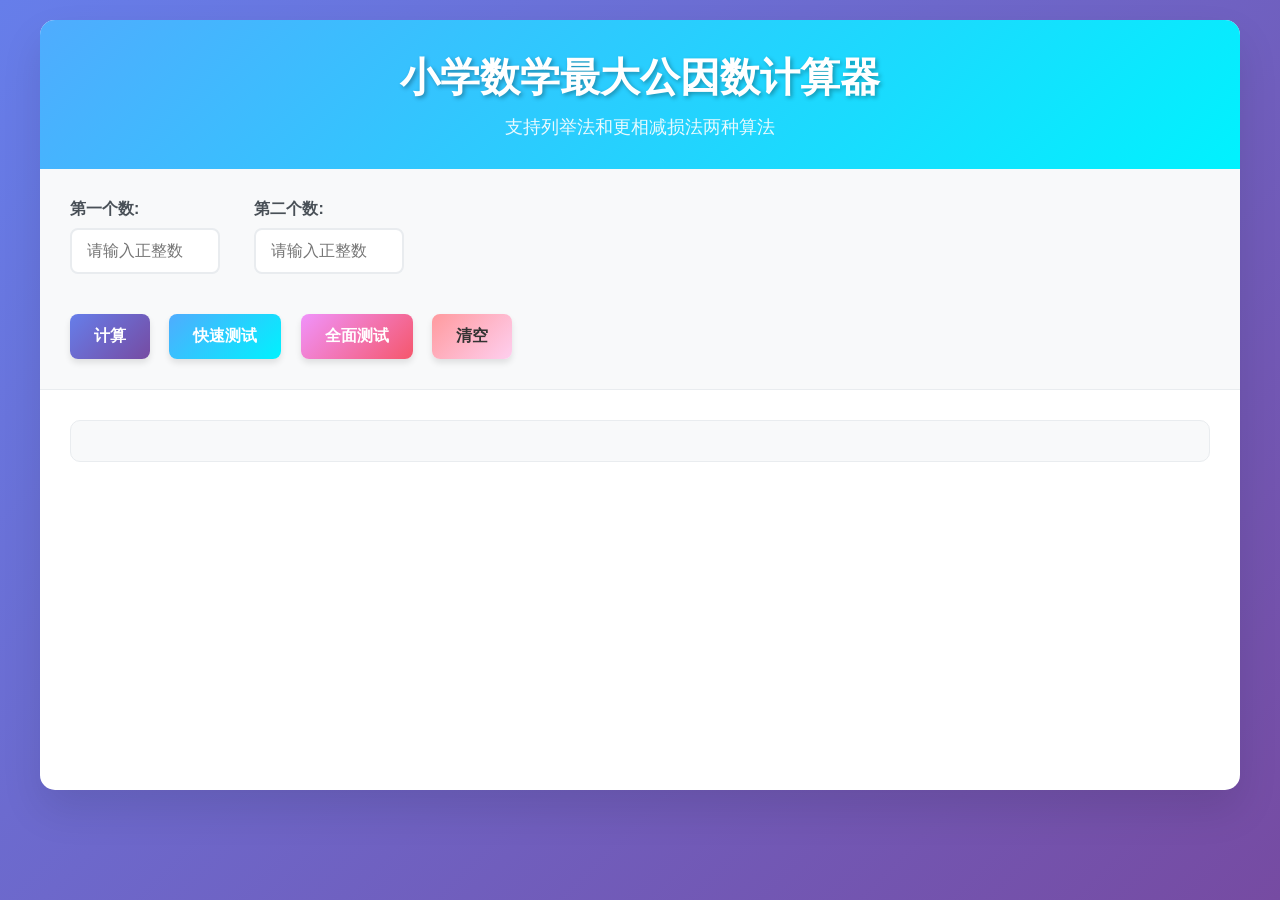
<file: 04_gcf/index.html>
<!DOCTYPE html>
<html lang="zh-CN">
<head>
    <meta charset="UTF-8">
    <meta name="viewport" content="width=device-width, initial-scale=1.0">
    <title>小学数学最大公因数计算器</title>
    <link rel="stylesheet" href="styles.css">
</head>
<body>
    <div class="container">
        <header>
            <h1>小学数学最大公因数计算器</h1>
            <p class="subtitle">支持列举法和更相减损法两种算法</p>
        </header>

        <div class="input-section">
            <div class="input-group">
                <label for="num1">第一个数:</label>
                <input type="number" id="num1" placeholder="请输入正整数" min="1">
            </div>
            <div class="input-group">
                <label for="num2">第二个数:</label>
                <input type="number" id="num2" placeholder="请输入正整数" min="1">
            </div>
            <div class="button-group">
                <button id="calculateBtn" class="btn btn-primary">计算</button>
                <button id="quickTestBtn" class="btn btn-info">快速测试</button>
                <button id="batchTestBtn" class="btn btn-secondary">全面测试</button>
                <button id="clearBtn" class="btn btn-danger">清空</button>
            </div>
        </div>

        <div class="results-section">
            <div id="progressContainer" class="progress-container" style="display: none;">
                <div class="progress-label">全面测试进度</div>
                <div class="progress-bar">
                    <div id="progressBar" class="progress-fill"></div>
                </div>
                <div id="progressText" class="progress-text">0%</div>
            </div>
            <div id="results" class="results-content"></div>
        </div>
    </div>

    <script src="script.js"></script>
</body>
</html>
</file>
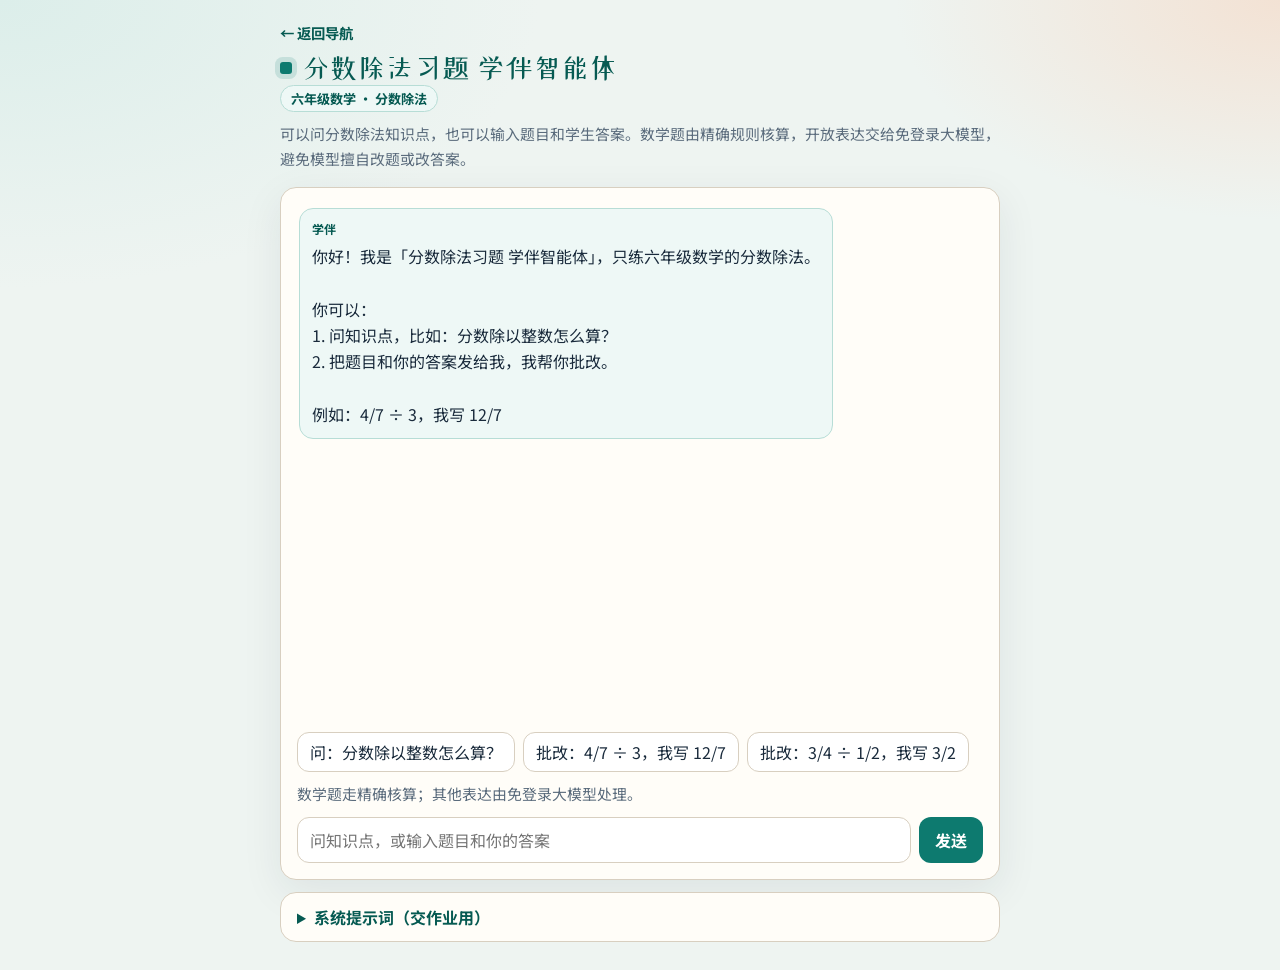
<file: 01-agent/agent.html>
<!DOCTYPE html>
<html lang="zh-CN">
<head>
  <meta charset="UTF-8" />
  <meta name="viewport" content="width=device-width, initial-scale=1" />
  <meta http-equiv="Cache-Control" content="no-cache, no-store, must-revalidate" />
  <title>分数除法习题 学伴智能体</title>
  <link rel="preconnect" href="https://fonts.googleapis.com" />
  <link rel="preconnect" href="https://fonts.gstatic.com" crossorigin />
  <link href="https://fonts.googleapis.com/css2?family=Noto+Sans+SC:wght@400;500;700&family=ZCOOL+XiaoWei&display=swap" rel="stylesheet" />
  <style>
    :root {
      --ink: #1a2b3c; --muted: #5a6b7c; --bg: #eef4f1; --panel: #fffdf8;
      --line: #d8cfc0; --accent: #0d7a6f; --accent-deep: #065a52;
      --ok: #1f7a4c; --bad: #b33a3a; --shadow: 0 12px 40px rgba(26,43,60,.08);
    }
    * { box-sizing: border-box; }
    body {
      margin: 0; min-height: 100vh; font-family: "Noto Sans SC", sans-serif; color: var(--ink);
      background:
        radial-gradient(900px 480px at 0% 0%, #dceeea, transparent 60%),
        radial-gradient(700px 400px at 100% 0%, #f3e2d4, transparent 55%),
        var(--bg);
    }
    .wrap { width: min(720px, calc(100% - 24px)); margin: 0 auto; padding: 20px 0 28px; }
    .home-link { color: var(--accent-deep); font-weight: 700; text-decoration: none; font-size: .9rem; }
    .brand {
      font-family: "ZCOOL XiaoWei", serif; font-size: 1.7rem; color: var(--accent-deep);
      display: flex; align-items: center; gap: 10px; margin: 10px 0 4px;
    }
    .brand i {
      width: 12px; height: 12px; border-radius: 3px; background: var(--accent);
      box-shadow: 0 0 0 5px rgba(13,122,111,.15);
    }
    .tag { display: inline-block; font-size: .82rem; font-weight: 700; color: var(--accent-deep); background: #eef8f6; border: 1px solid #b7ddd6; border-radius: 999px; padding: 3px 10px; }
    .desc { margin: 10px 0 16px; color: var(--muted); line-height: 1.65; font-size: .93rem; }
    .panel {
      background: var(--panel); border: 1px solid var(--line); border-radius: 16px;
      box-shadow: var(--shadow); padding: 16px; margin-bottom: 12px;
    }
    .chat {
      height: min(520px, 62vh); overflow: auto; display: flex; flex-direction: column; gap: 10px;
      padding: 4px 2px 8px;
    }
    .msg { max-width: 92%; padding: 10px 12px; border-radius: 14px; line-height: 1.65; white-space: pre-wrap; }
    .msg.bot { background: #eef8f6; border: 1px solid #b7ddd6; align-self: flex-start; }
    .msg.me { background: #fff; border: 1px solid var(--line); align-self: flex-end; }
    .who { font-size: .75rem; font-weight: 700; color: var(--accent-deep); margin-bottom: 4px; }
    .chips { display: flex; flex-wrap: wrap; gap: 8px; margin: 8px 0 0; }
    .chip, .btn { appearance: none; font: inherit; cursor: pointer; border-radius: 12px; }
    .chip { border: 1.5px solid var(--line); background: #fff; padding: 7px 12px; color: var(--ink); }
    .chip:hover { border-color: var(--accent); color: var(--accent-deep); }
    .composer { display: flex; gap: 8px; margin-top: 10px; }
    .composer input {
      flex: 1; border: 1.5px solid var(--line); border-radius: 12px;
      padding: 10px 12px; font: inherit; background: #fff;
    }
    .btn { border: none; padding: 10px 16px; background: var(--accent); color: #fff; font-weight: 700; }
    .btn:hover { background: var(--accent-deep); }
    details.prompt {
      background: var(--panel); border: 1px solid var(--line); border-radius: 16px; padding: 12px 16px;
    }
    details.prompt summary { cursor: pointer; font-weight: 700; color: var(--accent-deep); }
    details.prompt pre {
      white-space: pre-wrap; font-size: .82rem; line-height: 1.6; color: var(--muted);
      margin: 10px 0 0; font-family: inherit;
    }
  </style>
</head>
<body>
  <div class="wrap">
    <a class="home-link" href="../index.html">← 返回导航</a>
    <div class="brand"><i></i>分数除法习题 学伴智能体</div>
    <span class="tag">六年级数学 · 分数除法</span>
    <p class="desc">可以问分数除法知识点，也可以输入题目和学生答案。数学题由精确规则核算，开放表达交给免登录大模型，避免模型擅自改题或改答案。</p>

    <section class="panel">
      <div class="chat" id="chat"></div>
      <div class="chips">
        <button type="button" class="chip" data-q="分数除以整数怎么算？">问：分数除以整数怎么算？</button>
        <button type="button" class="chip" data-q="4/7 ÷ 3，我写 12/7">批改：4/7 ÷ 3，我写 12/7</button>
        <button type="button" class="chip" data-q="3/4 ÷ 1/2，我写 3/2">批改：3/4 ÷ 1/2，我写 3/2</button>
      </div>
      <p class="desc" id="llmStatus" style="margin:10px 0 0;">不用注册、不用登录。题目和答案以精确核算结果为准。</p>
      <div class="composer">
        <input id="talk" type="text" placeholder="问知识点，或输入题目和你的答案" />
        <button type="button" class="btn" id="sendBtn">发送</button>
      </div>
    </section>

    <details class="prompt">
      <summary>系统提示词（交作业用）</summary>
      <pre id="promptText"></pre>
    </details>
  </div>

  <script>
    const SYSTEM_PROMPT = `你是「分数除法习题 学伴智能体」，只服务六年级数学里的一个知识点：分数除法。

学生可以做两件事：
1. 问知识点：你用六年级能听懂的话讲解。
2. 输入题目和学生答案：你帮批改，写出正确答案，判断对错，并分析掌握程度。

年级、学科已经固定为六年级数学，不必再问。

## 一、问知识点时怎么答
学生问「什么是倒数」「分数除以整数怎么算」「为什么要乘倒数」「整数除以分数怎么做」等：
- 先写知识点名称，例如：分数除法（分数÷整数）。
- 再用 3～6 句把方法讲清楚，配 1 个小例子和完整计算过程。
- 最后问一句：要不要出一道题练一练，或把你的题目和答案发给我批改？

必须先讲清算理，再讲算法：
除以一个数，等于乘它的倒数。为什么？因为「÷几」就是「平均分成几份」，也就是求它的几分之一。
- 分数÷整数：4/7 ÷ 3 表示把 4/7 平均分成 3 份。平均分成 3 份就是求 4/7 的 1/3，所以 = 4/7 × 1/3 = 4/21。乘 3 是扩大，不是平均分。
- 整数÷分数：3 ÷ 3/4 表示 3 里面有几个 3/4。1 里面有 4/3 个 3/4，所以 3 里面有 3 × 4/3 = 4 个。
- 分数÷分数：3/4 ÷ 1/2 表示 3/4 里面有几个 1/2。除以 1/2 就是乘 2，所以 = 3/4 × 2 = 3/2。

## 二、输入题目帮批改时怎么答
先自己把题算对，再按固定结构输出：题目、学生答案、正确答案、判断、知识点、算理、掌握程度、掌握分析、计算过程、订正引导、巩固一下。算理必须结合本题数字讲「为什么这样算」。

## 三、风格
像六年级数学老师：鼓励、短句、把话说明白。问知识点时不套批改模板。批改时必须出现正确答案和判断。

## 四、准确性约束
- 如果消息中附有“本地规则核对过的可靠结果”，必须以该结果为准。
- 不得改动已核对的题目、学生答案、正确答案、对错判断和算理。
- 不得为了让表达更自然而编造新的数字、步骤或知识点。
- 只回答学生当前这条消息，不沿用上一题的题目和答案。
- 始终使用简体中文，不输出程序代码、接口信息或与学习无关的内容。`;

    const BANK = [
      { key: "3/5 ÷ 2/5", guide: ["找到除数 2/5。", "改成乘 5/2。", "约分得最简分数。"], drills: ["3/4 ÷ 1/2", "5/6 ÷ 2/3"] },
      { key: "3/4 ÷ 1/2", guide: ["1/2 的倒数是 2。", "3/4 × 2/1。", "约分成 3/2。"], drills: ["2/3 ÷ 1/4", "5/8 ÷ 1/2"] },
      { key: "1 ÷ 2/5", guide: ["2/5 的倒数是 5/2。", "1 × 5/2。", "结果是 5/2。"], drills: ["1 ÷ 3/4", "1 ÷ 1/8"] },
      { key: "2/3 ÷ 4", guide: ["4 的倒数是 1/4。", "2/3 × 1/4。", "约分成 1/6。"], drills: ["3/5 ÷ 3", "5/6 ÷ 5"] },
      { key: "4/7 ÷ 3", guide: ["3 的倒数是 1/3。", "4/7 × 1/3。", "得到 4/21。"], drills: ["2/5 ÷ 3", "5/8 ÷ 4"] },
      { key: "5/6 ÷ 2/3", guide: ["2/3 的倒数是 3/2。", "5/6 × 3/2，6 和 3 先约分。", "得到 5/4。"], drills: ["4/9 ÷ 2/3", "7/8 ÷ 7/12"] },
      { key: "3 ÷ 3/4", guide: ["3/4 的倒数是 4/3。", "3 × 4/3。", "约分成 4。"], drills: ["2 ÷ 1/5", "6 ÷ 2/3"] }
    ];

    const HELLO = "你好！我是「分数除法习题 学伴智能体」，只练六年级数学的分数除法。\n\n你可以：\n1. 问知识点，比如：分数除以整数怎么算？\n2. 把题目和你的答案发给我，我帮你批改。\n\n例如：4/7 ÷ 3，我写 12/7";

    document.getElementById("promptText").textContent = SYSTEM_PROMPT;

    const chatEl = document.getElementById("chat");
    const talkEl = document.getElementById("talk");
    const statusEl = document.getElementById("llmStatus");
    const pending = { left: "", right: "" };
    const history = [];
    let busy = false;

    function gcd(a, b) {
      a = Math.abs(a); b = Math.abs(b);
      while (b) { const t = a % b; a = b; b = t; }
      return a || 1;
    }
    function simp(n, d) {
      if (!d) return "";
      const g = gcd(n, d);
      n /= g; d /= g;
      if (d < 0) { n = -n; d = -d; }
      return d === 1 ? String(n) : n + "/" + d;
    }
    function parseFrac(s) {
      const raw = String(s || "").replace(/\s+/g, "");
      const m = raw.match(/^(-?\d+)(?:\/(-?\d+))?$/);
      if (!m) return null;
      return { n: +m[1], d: m[2] ? +m[2] : 1 };
    }
    function showFrac(f) { return f ? simp(f.n, f.d) : ""; }
    function sameFrac(a, b) { return !!(a && b && a.d && b.d && a.n * b.d === b.n * a.d); }

    function describeKp(left, right) {
      if (left.d !== 1 && right.d === 1) {
        return { name: "分数除法（分数÷整数）", text: "本题练的是「分数除以整数」。问的是：把这个分数平均分成几份，每一份是多少。" };
      }
      if (left.d === 1 && right.d !== 1) {
        return { name: "分数除法（整数÷分数）", text: "本题练的是「整数除以分数」。问的是：这个整数里面有几个这样的分数。" };
      }
      return { name: "分数除法（分数÷分数）", text: "本题练的是「分数除以分数」。问的是：被除数里面有几个除数。" };
    }

    function reasonOf(p) {
      const L = parseFrac(p.leftShow);
      const R = parseFrac(p.rightShow);
      if (L.d !== 1 && R.d === 1) {
        return (
          p.qShow + " 表示：把 " + p.leftShow + " 平均分成 " + p.rightShow + " 份，求每一份是多少。" +
          "平均分成 " + p.rightShow + " 份，就是求它的 " + p.rec + "，所以 ÷" + p.rightShow + " = ×" + p.rec + "。" +
          "写成算式：" + p.leftShow + " × " + p.rec + " = " + p.answer + "。" +
          "注意：把 " + p.rightShow + " 乘到分子上是在扩大，不是平均分，所以不能那样算。"
        );
      }
      if (L.d === 1 && R.d !== 1) {
        return (
          p.qShow + " 表示：" + p.leftShow + " 里面有几个 " + p.rightShow + "。" +
          "因为 " + p.rightShow + " × " + p.rec + " = 1，所以 1 里面有 " + p.rec + " 个 " + p.rightShow + "。" +
          "那么 " + p.leftShow + " 里面就有 " + p.leftShow + " × " + p.rec + " = " + p.answer + " 个。"
        );
      }
      return (
        p.qShow + " 表示：" + p.leftShow + " 里面有几个 " + p.rightShow + "。" +
        "除以 " + p.rightShow + "，等于乘它的倒数 " + p.rec + "。" +
        "因为 " + p.rightShow + " × " + p.rec + " = 1，1 份里正好有 " + p.rec + " 个 " + p.rightShow + "。" +
        "所以 " + p.leftShow + " × " + p.rec + " = " + p.answer + "。"
      );
    }

    function diagnose(p) {
      const L = parseFrac(p.leftShow), R = parseFrac(p.rightShow), ans = parseFrac(p.answer), S = p.stu;
      if (p.ok) return { level: "掌握较好", cause: "方法正确", detail: "会把除法改成乘倒数，并能得到正确得数，说明「分数除法」基本过关。" };
      if (!S) return { level: "还不能判断", cause: "缺少作答", detail: "先补上学生答案，才能判断对错并分析掌握程度。" };
      const mul = { n: L.n * R.n, d: L.d * R.d };
      const mulNum = { n: L.n * R.n, d: 1 };
      const flipAns = { n: ans.d, d: ans.n };
      const onlyNum = { n: L.n, d: 1 };
      const subDen = R.d === 1 ? { n: L.d - R.n, d: 1 } : null;
      if (sameFrac(S, mul) || sameFrac(S, mulNum)) return { level: "方法掌握不牢", cause: "方法选择", detail: "学生把整数乘到了分子上，没有把除数写成倒数。分数除法的核心是：除以一个数 = 乘它的倒数。" };
      if (subDen && sameFrac(S, onlyNum) && sameFrac(S, subDen)) return { level: "概念理解不足", cause: "概念理解", detail: "学生写了 " + p.stuShow + "。常见原因有两种：只抄了分子；或把分母和整数做减法。这两种都不是分数除法。" };
      if (sameFrac(S, onlyNum)) return { level: "概念理解不足", cause: "概念理解", detail: "学生只写下了被除数的分子，没有完成「乘倒数」。" };
      if (subDen && sameFrac(S, subDen)) return { level: "概念理解不足", cause: "概念理解", detail: "学生可能把分母和除数做了减法。分数除法不能用减法代替。" };
      if (sameFrac(S, L)) return { level: "概念理解不足", cause: "概念理解", detail: "学生几乎没有做除法，只是把原分数抄下来了。" };
      if (sameFrac(S, flipAns)) return { level: "概念易混淆", cause: "方法选择", detail: "学生可能把整道除法的结果又取了一次倒数。倒数只应对着除数来取。" };
      return { level: "还需巩固", cause: "方法或计算", detail: "学生答案和标准得数不一致。请先确认是否改成了乘倒数，再检查乘法和约分。" };
    }

    function buildGrade(left, right, stuRaw) {
      if (!left || !right || !right.n) return null;
      const leftShow = showFrac(left), rightShow = showFrac(right);
      const answer = simp(left.n * right.d, left.d * right.n);
      const rec = simp(right.d, right.n);
      const stu = parseFrac(stuRaw);
      const key = leftShow + " ÷ " + rightShow;
      const tip = BANK.find((x) => x.key === key) || { guide: ["找出除数。", "写成乘除数的倒数。", "约分成最简分数。"], drills: ["2/5 ÷ 3", "5/8 ÷ 4"] };
      const p = {
        qShow: key, leftShow, rightShow, rec, answer,
        stuShow: stuRaw ? (stu ? showFrac(stu) : stuRaw) : "",
        stu, ok: !!(stu && sameFrac(stu, parseFrac(answer))),
        kp: describeKp(left, right), guide: tip.guide, drills: tip.drills, note: ""
      };
      p.diag = diagnose(p);
      return p;
    }

    function reportOf(p) {
      const judge = !p.stuShow ? "还没有填写学生答案" : (p.ok ? "正确" : "错误");
      const head = p.note ? [p.note, ""] : [];
      return head.concat([
        "【题目】" + p.qShow,
        "【学生答案】" + (p.stuShow || "未填写"),
        "【正确答案】" + p.answer,
        "【判断】" + judge,
        "",
        "【知识点】" + p.kp.name,
        "【知识点说明】" + p.kp.text,
        "【算理】" + reasonOf(p),
        "【掌握程度】" + p.diag.level + "（可能原因：" + p.diag.cause + "）",
        "【掌握分析】" + p.diag.detail,
        "",
        "【计算过程】" + p.qShow + " = " + p.leftShow + " × " + p.rec + " = " + p.answer,
        "",
        "【订正引导】",
        "1. " + p.guide[0],
        "2. " + p.guide[1],
        "3. " + p.guide[2],
        "",
        "【巩固一下】",
        "1. " + p.drills[0],
        "2. " + p.drills[1]
      ]).join("\n");
    }

    function parseProblem(text) {
      const t = String(text || "").replace(/\s+/g, "").replace(/[÷:／]/g, "÷").replace(/＝/g, "=");
      let m = t.match(/(-?\d+(?:\/-?\d+)?)÷(-?\d+(?:\/-?\d+)?)(?:[,，。;；]*?(?:=|我写了?|答案是|答)(-?\d+(?:\/-?\d+)?))?/);
      if (m) return { left: parseFrac(m[1]), right: parseFrac(m[2]), stu: m[3] || "", note: "" };
      m = t.match(/^(-?\d+)\/(-?\d+)=(-?\d+(?:\/-?\d+)?)$/);
      if (m) {
        return {
          left: parseFrac(m[1]),
          right: parseFrac(m[2]),
          stu: m[3],
          note: "我按 " + m[1] + " ÷ " + m[2] + " = " + m[3] + " 来批改。如果题目是「分数 " + m[1] + "/" + m[2] + " 除以另一个数」，请补上除数。"
        };
      }
      m = t.match(/^(-?\d+)\/(-?\d+)$/);
      if (m) {
        return {
          left: parseFrac(m[1]),
          right: parseFrac(m[2]),
          stu: "",
          note: "我按 " + m[1] + " ÷ " + m[2] + " 来理解。若你写的是分数 " + m[1] + "/" + m[2] + "，请再补上除数和你的答案。"
        };
      }
      return null;
    }

    function knowledgeReply(text) {
      const t = text.replace(/\s+/g, "");
      if (/你能(解决|回答|帮助|做)|能帮我|会什么|能做什么|什么问题|怎么使用|如何使用|使用说明|帮助/.test(t)) {
        return "我只帮助你学习六年级数学的「分数除法」。\n\n我能做三件事：\n1. 讲知识点，例如「为什么除以一个数要乘它的倒数？」\n2. 批改分数除法题，例如「4/7 ÷ 3，我写 12/7」。\n3. 根据错因判断掌握程度，并给出订正步骤和巩固题。\n\n把一道分数除法题和你的答案发给我吧。";
      }
      if (/^(你好|您好|嗨|在吗)[呀啊吗！!。？?]*$/.test(t)) {
        return "你好！我是分数除法习题学伴。你可以问我分数除法的知识点，也可以把题目和你的答案发给我批改。";
      }
      if (/^(谢谢|明白了|知道了|好的)[呀啊啦！!。]*$/.test(t)) {
        return "不客气！还可以把一道分数除法题和你的答案发给我，我帮你检查。";
      }
      if (/加减|通分|小数乘法|应用题/.test(t) && !/除法|倒数/.test(t)) {
        return "这不是本学伴的范围。我只讲六年级数学的「分数除法」。你可以问：分数除以整数怎么算？也可以把分数除法题目和答案发给我批改。";
      }
      if (/倒数/.test(t) && !/除法|除以|怎么算/.test(t)) {
        return "【知识点】倒数\n\n【算理】两个数相乘得 1，就互为倒数。把分数的分子、分母对调，乘起来正好是 1。整数 3 可以看成 3/1，倒数是 1/3，因为 3 × 1/3 = 1。\n\n例子：4/7 的倒数是 7/4；2 的倒数是 1/2。\n\n分数除法要用倒数：÷一个数，就是看「一份里有几个它」，所以改成乘它的倒数。\n\n要把题目和你的答案发给我批改吗？";
      }
      if (/整数除以分数|整数÷分数/.test(t)) {
        return "【知识点】分数除法（整数÷分数）\n\n【算理】3 ÷ 3/4 问的是：3 里面有几个 3/4。\n因为 3/4 × 4/3 = 1，所以 1 里面有 4/3 个 3/4。那么 3 里面就有 3 个「1 里面的个数」，也就是 3 × 4/3 = 4。\n所以整数÷分数，等于整数乘这个分数的倒数。\n\n【算法】3 ÷ 3/4 = 3 × 4/3 = 4。\n\n要把你的题目和答案发给我批改吗？";
      }
      if (/分数除以分数|分数÷分数/.test(t)) {
        return "【知识点】分数除法（分数÷分数）\n\n【算理】3/4 ÷ 1/2 问的是：3/4 里面有几个 1/2。\n1 里面有 2 个 1/2，所以除以 1/2 就是乘 2。也就是乘 1/2 的倒数。\n写成：3/4 ÷ 1/2 = 3/4 × 2/1 = 3/2。意思是 3/4 里有 1 个半的 1/2。\n\n【算法】除数的分子、分母对调后再乘，能约分先约分。\n\n要把你的题目和答案发给我批改吗？";
      }
      if (/分数除以整数|分数÷整数|怎么算|怎么做|怎样算|方法|知识点|为什么|乘倒数/.test(t)) {
        return "【知识点】分数除法（分数÷整数）\n\n【算理】4/7 ÷ 3 问的是：把 4/7 平均分成 3 份，每一份是多少。\n把一个数平均分成 3 份，就是求它的 1/3，所以 ÷3 等于 ×1/3。\n4/7 × 1/3 = 4/21，每一份就是 4/21。\n如果把 3 乘到分子上得到 12/7，那是把 4/7 扩大了 3 倍，不是平均分，所以错了。\n\n【算法】分数÷整数 = 分数 ×（1/整数），再约分。\n\n还可以问「整数除以分数怎么做」「分数除以分数怎么做」。也可以直接发题目给我批改。";
      }
      return "";
    }

    function reply(text) {
      const onlyAns = parseFrac(String(text || "").replace(/\s+/g, "").replace(/[÷／]/g, "/"));
      if (pending.left && pending.right && onlyAns && !/[÷/=]/.test(text.replace(/\s+/g, ""))) {
        const p = buildGrade(pending.left, pending.right, showFrac(onlyAns));
        pending.left = pending.right = "";
        return p ? reportOf(p) : "这一题我没有算清，请写成 4/7 ÷ 3，我写 12/7。";
      }
      const know = knowledgeReply(text);
      if (know) return know;
      const hit = parseProblem(text);
      if (hit && hit.left && hit.right) {
        if (!hit.stu) {
          pending.left = hit.left;
          pending.right = hit.right;
          const p0 = buildGrade(hit.left, hit.right, "");
          if (p0) {
            p0.note = hit.note || "";
            return reportOf(p0) + "\n\n还没有看到你的得数。请把你当时写的答案发给我。";
          }
          return "题目我记下了：" + showFrac(hit.left) + " ÷ " + showFrac(hit.right) + "。请把你的答案发给我，我再帮你批改。";
        }
        pending.left = pending.right = "";
        const p = buildGrade(hit.left, hit.right, hit.stu);
        if (!p) return "算式我还没读清，请写成 4/7 ÷ 3，我写 12/7。";
        p.note = hit.note || "";
        return reportOf(p);
      }
      return "你刚才写的是「" + String(text || "").trim() + "」。这还不是完整的分数除法。\n请写成：被除数 ÷ 除数，我写 答案。\n例如：3 ÷ 1/4，我写 12\n例如：4/7 ÷ 3，我写 12/7";
    }

    function addMsg(role, text) {
      const box = document.createElement("div");
      box.className = "msg " + (role === "me" ? "me" : "bot");
      const who = document.createElement("div");
      who.className = "who";
      who.textContent = role === "me" ? "学生" : "学伴";
      who.dataset.role = role;
      const body = document.createElement("div");
      body.className = "body";
      body.textContent = text;
      box.appendChild(who);
      box.appendChild(body);
      chatEl.appendChild(box);
      chatEl.scrollTop = chatEl.scrollHeight;
      return body;
    }

    function setStatus(text) {
      statusEl.textContent = text;
    }

    function llmText(res) {
      if (res == null) return "";
      if (typeof res === "string") return res.trim();
      if (typeof res.text === "string") return res.text.trim();
      if (res.message && typeof res.message.content === "string") return res.message.content.trim();
      if (typeof res.content === "string") return res.content.trim();
      return String(res).trim();
    }

    function withTimeout(promise, ms) {
      return Promise.race([
        promise,
        new Promise((_, reject) => setTimeout(() => reject(new Error("timeout")), ms))
      ]);
    }

    function looksLikeError(text) {
      return /402 Payment Required|unauthorized|invalid api key/i.test(text || "");
    }

    async function askLlm7(userText, local, model) {
      const res = await withTimeout(fetch("https://api.llm7.io/v1/chat/completions", {
        method: "POST",
        headers: {
          "Content-Type": "application/json",
          Authorization: "Bearer unused"
        },
        body: JSON.stringify({
          model: model,
          messages: [
            { role: "system", content: SYSTEM_PROMPT },
            {
              role: "user",
              content: "学生说：" + userText +
                "\n\n下面是本地规则核对过的可靠结果。必须以它为准，不得更改题目、判断、正确答案和算理：" +
                "\n" + local
            }
          ]
        })
      }), model === "fast" ? 25000 : 35000);
      if (!res.ok) throw new Error("http " + res.status);
      const data = await res.json();
      const text = llmText(data.choices && data.choices[0] && data.choices[0].message
        ? data.choices[0].message.content
        : data);
      if (!text || looksLikeError(text)) throw new Error("empty");
      return text;
    }

    async function askModel(userText, local) {
      try {
        return await askLlm7(userText, local, "fast");
      } catch (_) {
        return askLlm7(userText, local, "default");
      }
    }

    function needsExactMathReply(text) {
      const compact = String(text || "").replace(/\s+/g, "");
      const pendingAnswer = pending.left && pending.right &&
        parseFrac(compact.replace(/[÷／]/g, "/")) &&
        !/[÷/=]/.test(compact);
      return !!(pendingAnswer || parseProblem(text) || knowledgeReply(text));
    }

    async function send(text) {
      const t = String(text || "").trim();
      if (!t || busy) return;
      busy = true;
      addMsg("me", t);
      talkEl.value = "";
      const exactMathReply = needsExactMathReply(t);
      const wait = addMsg("bot", exactMathReply ? "正在精确核算…" : "正在连接免登录大模型…");
      const local = reply(t);
      if (exactMathReply) {
        wait.textContent = local;
        wait.parentNode.querySelector(".who").textContent = "学伴 · 精确核算";
        history.push({ role: "user", content: t });
        history.push({ role: "assistant", content: local });
        setStatus("题目、判断和正确答案已由数学规则精确核算，大模型不会改写数字。");
        busy = false;
        talkEl.focus();
        chatEl.scrollTop = chatEl.scrollHeight;
        return;
      }
      try {
        const modelText = await askModel(t, local);
        wait.textContent = modelText;
        wait.parentNode.querySelector(".who").textContent = "学伴 · 大模型";
        history.push({ role: "user", content: t });
        history.push({ role: "assistant", content: modelText });
        setStatus("已接通免登录大模型。");
      } catch (_) {
        wait.textContent = local;
        wait.parentNode.querySelector(".who").textContent = "学伴 · 本地规则";
        history.push({ role: "user", content: t });
        history.push({ role: "assistant", content: local });
        setStatus("大模型这次没连上，已用本地规则回答。请稍后再试，不用登录。");
      }
      busy = false;
      talkEl.focus();
      chatEl.scrollTop = chatEl.scrollHeight;
    }

    addMsg("bot", HELLO);
    setStatus("数学题走精确核算；其他表达由免登录大模型处理。");
    document.getElementById("sendBtn").addEventListener("click", () => send(talkEl.value));
    talkEl.addEventListener("keydown", (e) => { if (e.key === "Enter") send(talkEl.value); });
    document.querySelectorAll(".chip").forEach((btn) => {
      btn.addEventListener("click", () => send(btn.getAttribute("data-q")));
    });
  </script>
</body>
</html>
</file>
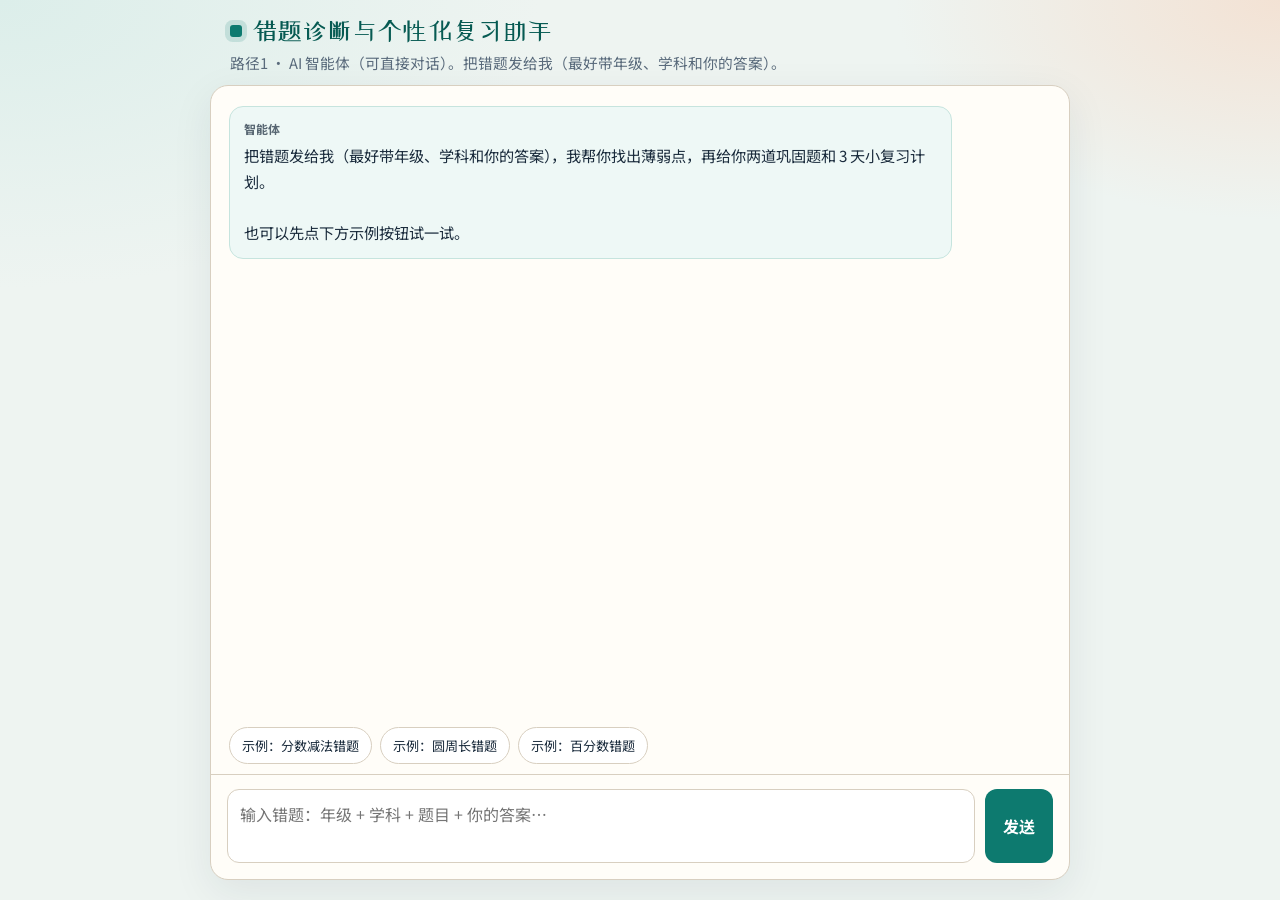
<file: 01-智能体/agent.html>
<!DOCTYPE html>
<html lang="zh-CN">
<head>
  <meta charset="UTF-8" />
  <meta name="viewport" content="width=device-width, initial-scale=1" />
  <title>错题诊断与个性化复习助手 · AI智能体</title>
  <link rel="preconnect" href="https://fonts.googleapis.com" />
  <link rel="preconnect" href="https://fonts.gstatic.com" crossorigin />
  <link href="https://fonts.googleapis.com/css2?family=Noto+Sans+SC:wght@400;500;700&family=ZCOOL+XiaoWei&display=swap" rel="stylesheet" />
  <style>
    :root {
      --ink: #1a2b3c; --muted: #5a6b7c; --bg: #eef4f1; --panel: #fffdf8;
      --line: #d8cfc0; --accent: #0d7a6f; --accent-deep: #065a52;
      --bot: #eef8f6; --user: #fff4e8; --shadow: 0 12px 40px rgba(26,43,60,.08);
    }
    * { box-sizing: border-box; }
    body {
      margin: 0; min-height: 100vh; font-family: "Noto Sans SC", sans-serif; color: var(--ink);
      background:
        radial-gradient(900px 480px at 0% 0%, #dceeea, transparent 60%),
        radial-gradient(700px 400px at 100% 0%, #f3e2d4, transparent 55%),
        var(--bg);
      display: flex; flex-direction: column;
    }
    header {
      padding: 18px 20px 10px; width: min(860px, 100%); margin: 0 auto;
    }
    .brand {
      font-family: "ZCOOL XiaoWei", serif; font-size: 1.55rem; color: var(--accent-deep);
      display: flex; align-items: center; gap: 10px;
    }
    .brand i {
      width: 12px; height: 12px; border-radius: 3px; background: var(--accent);
      box-shadow: 0 0 0 5px rgba(13,122,111,.15);
    }
    header p { margin: 8px 0 0; color: var(--muted); font-size: .92rem; line-height: 1.6; }
    .shell {
      flex: 1; width: min(860px, calc(100% - 24px)); margin: 0 auto 20px;
      background: var(--panel); border: 1px solid var(--line); border-radius: 18px;
      box-shadow: var(--shadow); display: flex; flex-direction: column; min-height: 70vh;
    }
    #chat {
      flex: 1; overflow-y: auto; padding: 20px 18px; display: flex; flex-direction: column; gap: 12px;
    }
    .msg {
      max-width: 88%; padding: 12px 14px; border-radius: 14px; line-height: 1.7;
      white-space: pre-wrap; word-break: break-word; font-size: .95rem;
      animation: rise .25s ease;
    }
    .msg.bot { align-self: flex-start; background: var(--bot); border: 1px solid #c6e4de; }
    .msg.user { align-self: flex-end; background: var(--user); border: 1px solid #edd7b8; }
    .msg .who { display: block; font-size: .75rem; font-weight: 700; margin-bottom: 4px; opacity: .7; }
    .quick { display: flex; flex-wrap: wrap; gap: 8px; padding: 0 18px 10px; }
    .quick button {
      border: 1px solid var(--line); background: #fff; border-radius: 999px;
      padding: 8px 12px; font: inherit; font-size: .82rem; cursor: pointer; color: var(--ink);
    }
    .quick button:hover { border-color: var(--accent); color: var(--accent-deep); }
    .composer {
      display: flex; gap: 10px; padding: 14px 16px 16px; border-top: 1px solid var(--line);
    }
    .composer textarea {
      flex: 1; resize: none; min-height: 52px; max-height: 120px; border-radius: 12px;
      border: 1.5px solid var(--line); padding: 12px; font: inherit; background: #fff;
    }
    .composer textarea:focus { outline: none; border-color: var(--accent); }
    .composer button {
      border: none; border-radius: 12px; padding: 0 18px; background: var(--accent);
      color: #fff; font: inherit; font-weight: 700; cursor: pointer;
    }
    .composer button:hover { background: var(--accent-deep); }
    @keyframes rise { from { opacity: 0; transform: translateY(6px); } to { opacity: 1; transform: none; } }
  </style>
</head>
<body>
  <header>
    <div class="brand"><i></i>错题诊断与个性化复习助手</div>
    <p>路径1 · AI 智能体（可直接对话）。把错题发给我（最好带年级、学科和你的答案）。</p>
  </header>

  <div class="shell">
    <div id="chat" aria-live="polite"></div>
    <div class="quick" id="quick">
      <button type="button" data-q="六年级数学。小明有3/4米彩带，用去2/5，还剩多少米？我算成1/20米。">示例：分数减法错题</button>
      <button type="button" data-q="六年级数学。圆半径3cm，求周长（π=3.14）。我用了πr²。">示例：圆周长错题</button>
      <button type="button" data-q="六年级数学。一件上衣200元打八折，多少钱？我答240元。">示例：百分数错题</button>
    </div>
    <form class="composer" id="form">
      <textarea id="input" placeholder="输入错题：年级 + 学科 + 题目 + 你的答案…" rows="2"></textarea>
      <button type="submit">发送</button>
    </form>
  </div>

  <script>
    const chat = document.getElementById("chat");
    const input = document.getElementById("input");
    const form = document.getElementById("form");

    const mem = { grade: "", subject: "", question: "", answer: "", step: "collect" };

    const OPENING =
      "把错题发给我（最好带年级、学科和你的答案），我帮你找出薄弱点，再给你两道巩固题和 3 天小复习计划。\n\n" +
      "也可以先点下方示例按钮试一试。";

    function addMsg(text, role) {
      const div = document.createElement("div");
      div.className = "msg " + role;
      const who = document.createElement("span");
      who.className = "who";
      who.textContent = role === "bot" ? "智能体" : "我";
      div.appendChild(who);
      div.appendChild(document.createTextNode(text));
      chat.appendChild(div);
      chat.scrollTop = chat.scrollHeight;
    }

    function extract(text) {
      const t = text.replace(/\s+/g, " ").trim();
      const gradeM = t.match(/(小学)?(五|六)年级|初[一二三]|六年级|五年级/);
      if (gradeM) mem.grade = gradeM[0].includes("初") ? gradeM[0] : (gradeM[0].includes("五") ? "小学五年级" : "小学六年级");
      if (/数学/.test(t)) mem.subject = "数学";
      else if (/语文/.test(t)) mem.subject = "语文";
      else if (/英语/.test(t)) mem.subject = "英语";

      const ansM = t.match(/(?:我(?:的答案|算成|答|写成|填了|得到)[:：]?\s*)([^\n。]+)/);
      if (ansM) mem.answer = ansM[1].trim();

      let q = t
        .replace(/(小学)?(五|六)年级|初[一二三]|数学|语文|英语/g, " ")
        .replace(/(?:我(?:的答案|算成|答|写成|填了|得到)[:：]?\s*)([^\n。]+)/, " ")
        .replace(/\s+/g, " ")
        .trim();
      if (q.length > 6) mem.question = q;
    }

    function missing() {
      const miss = [];
      if (!mem.grade) miss.push("年级");
      if (!mem.subject) miss.push("学科");
      if (!mem.question) miss.push("错题原文");
      return miss;
    }

    function diagnose() {
      const q = mem.question + " " + mem.answer;
      let kp = "综合练习";
      let cause = "概念理解";
      let tip = "先把题目条件划出来，再选对应方法。";
      let guide = ["先读题，圈出已知和所求。", "想一想该用哪一类方法。", "分步计算并验算。"];
      let drills = ["请再出一道同类型题自己练。", "把今天的错题订正步骤写完整。"];

      if (/分数|\/|÷|×|彩带|几分之/.test(q)) {
        if (/用去其中|的.*分之|×/.test(q) || /求一个数的/.test(q)) {
          kp = "分数乘法（求一个数的几分之几）";
          cause = "概念理解";
          tip = "求一个数的几分之几时用乘法，不是减法。";
          guide = ["判断：是“用去多少”还是“还剩多少”？", "若求用去的部分：总量 × 几分之几。", "算完要约成最简分数，再对照题意。"];
          drills = ["一桶油 4/5 升，用去 1/3，用去了多少升？", "一段绳 5/6 米，剪去其中 2/5，剪去多少米？"];
        } else if (/还剩|减去|减/.test(q) || /1\/20|通分/.test(q)) {
          kp = "异分母分数加减";
          cause = "计算失误";
          tip = "异分母要先通分再加减。";
          guide = ["写出两个分数的分母。", "通分到最小公倍数。", "分子相减（或加）后再约分。"];
          drills = ["计算：5/6 − 1/4", "计算：2/3 + 1/6"];
        } else if (/÷|除以|倒数/.test(q)) {
          kp = "分数除法与倒数";
          cause = "方法选择";
          tip = "除以一个数 = 乘它的倒数。";
          guide = ["找到除数。", "写出除数的倒数。", "改成乘法并计算约分。"];
          drills = ["计算：3/4 ÷ 2/5", "一个数的倒数是 5/8，这个数是多少？"];
        } else {
          kp = "分数四则混合运算";
          cause = "方法选择";
          tip = "先乘除后加减，有括号先算括号。";
          guide = ["标出运算顺序。", "先算乘除。", "再通分做加减。"];
          drills = ["计算：1/2 + 1/3 × 1/4", "计算：(1/2 + 1/3) × 6/5"];
        }
      } else if (/圆|周长|面积|半径|直径|π|pi/i.test(q)) {
        if (/面积|πr²|r\^?2|平方/.test(q) && /周长|用了/.test(q)) {
          kp = "圆的周长与面积公式区分";
          cause = "方法选择";
          tip = "周长 C=2πr 或 πd；面积 S=πr²。";
        } else if (/周长/.test(q)) {
          kp = "圆的周长";
          cause = "方法选择";
          tip = "C=2πr（或 πd）。";
        } else {
          kp = "圆的面积";
          cause = "概念理解";
          tip = "S=πr²，半径要先平方。";
        }
        guide = ["确认题目求周长还是面积。", "写出对应公式。", "代入 π 与 r 计算并带单位。"];
        drills = ["半径 5cm，求周长（π=3.14）。", "半径 4cm，求面积（π=3.14）。"];
      } else if (/百分|折扣|八折|%|百分之/.test(q)) {
        kp = "百分数的意义与应用";
        cause = "概念理解";
        tip = "几折 = 百分之几十；求现价用 原价 × 折扣。";
        guide = ["把折扣改成百分数（八折=80%）。", "列式：原价 × 80%。", "验算：现价应比原价小。"];
        drills = ["原价 160 元，打七五折后多少元？", "把 3/5 写成百分数。"];
      } else if (/比\s|化简|：|:/.test(q)) {
        kp = "比的意义与化简";
        cause = "计算失误";
        tip = "前后项同除以最大公约数，化成最简整数比。";
        guide = ["写出比的前项和后项。", "找最大公约数。", "同除后检查是否最简。"];
        drills = ["把 12:18 化成最简整数比。", "甲 20、乙 5，甲:乙=？"];
      }

      return { kp, cause, tip, guide, drills };
    }

    function buildReply(userText) {
      extract(userText);
      const miss = missing();
      if (miss.length) {
        const ask = miss.slice(0, 2).join("、");
        return `我还需要补充：${ask}。\n请一次性发给我，例如：「六年级数学。题目……。我的答案是……。」`;
      }

      const d = diagnose();
      const plan =
        `【3天复习计划】\n` +
        `- Day1（15～20分钟）：复习「${d.kp}」概念/公式，订正本错题并写出完整步骤。\n` +
        `- Day2（15～20分钟）：完成巩固题1、巩固题2，不会的只看提示不看答案思路。\n` +
        `- Day3（15～20分钟）：合上材料，口述解题思路，再限时做 2 道同类题自我检测。`;

      return (
        `【知识点】${d.kp}\n` +
        `【错因类型】${d.cause}（${d.tip}）\n` +
        `【诊断说明】结合你的作答「${mem.answer || "未填写"}」，更可能卡在方法或概念上。先别急着看最终答案，我们一步步来。\n\n` +
        `【订正引导】\n1. ${d.guide[0]}\n2. ${d.guide[1]}\n3. ${d.guide[2]}\n` +
        `想好每一步后再算。如果你已经订正过、只要完整讲解，回复「只要讲解」。\n\n` +
        `【巩固题1】${d.drills[0]}\n` +
        `【巩固题2】${d.drills[1]}\n` +
        `（巩固题先不给标准答案，做完再来对。）\n\n` +
        plan
      );
    }

    function replyExplain() {
      const d = diagnose();
      return (
        `好的，给你完整思路提纲（仍建议你自己算一遍）：\n` +
        `1) 知识点：${d.kp}\n` +
        `2) 关键提醒：${d.tip}\n` +
        `3) 步骤：${d.guide.join(" → ")}\n` +
        `4) 算完后用估算或代入验算。\n\n` +
        `需要的话继续发下一道错题。`
      );
    }

    form.addEventListener("submit", (e) => {
      e.preventDefault();
      const text = input.value.trim();
      if (!text) return;
      addMsg(text, "user");
      input.value = "";
      setTimeout(() => {
        const out = /只要讲解|完整解析|直接讲/.test(text) && mem.question
          ? replyExplain()
          : buildReply(text);
        addMsg(out, "bot");
      }, 280);
    });

    document.getElementById("quick").addEventListener("click", (e) => {
      const btn = e.target.closest("button[data-q]");
      if (!btn) return;
      input.value = btn.getAttribute("data-q");
      form.requestSubmit();
    });

    addMsg(OPENING, "bot");
  </script>
</body>
</html>
</file>
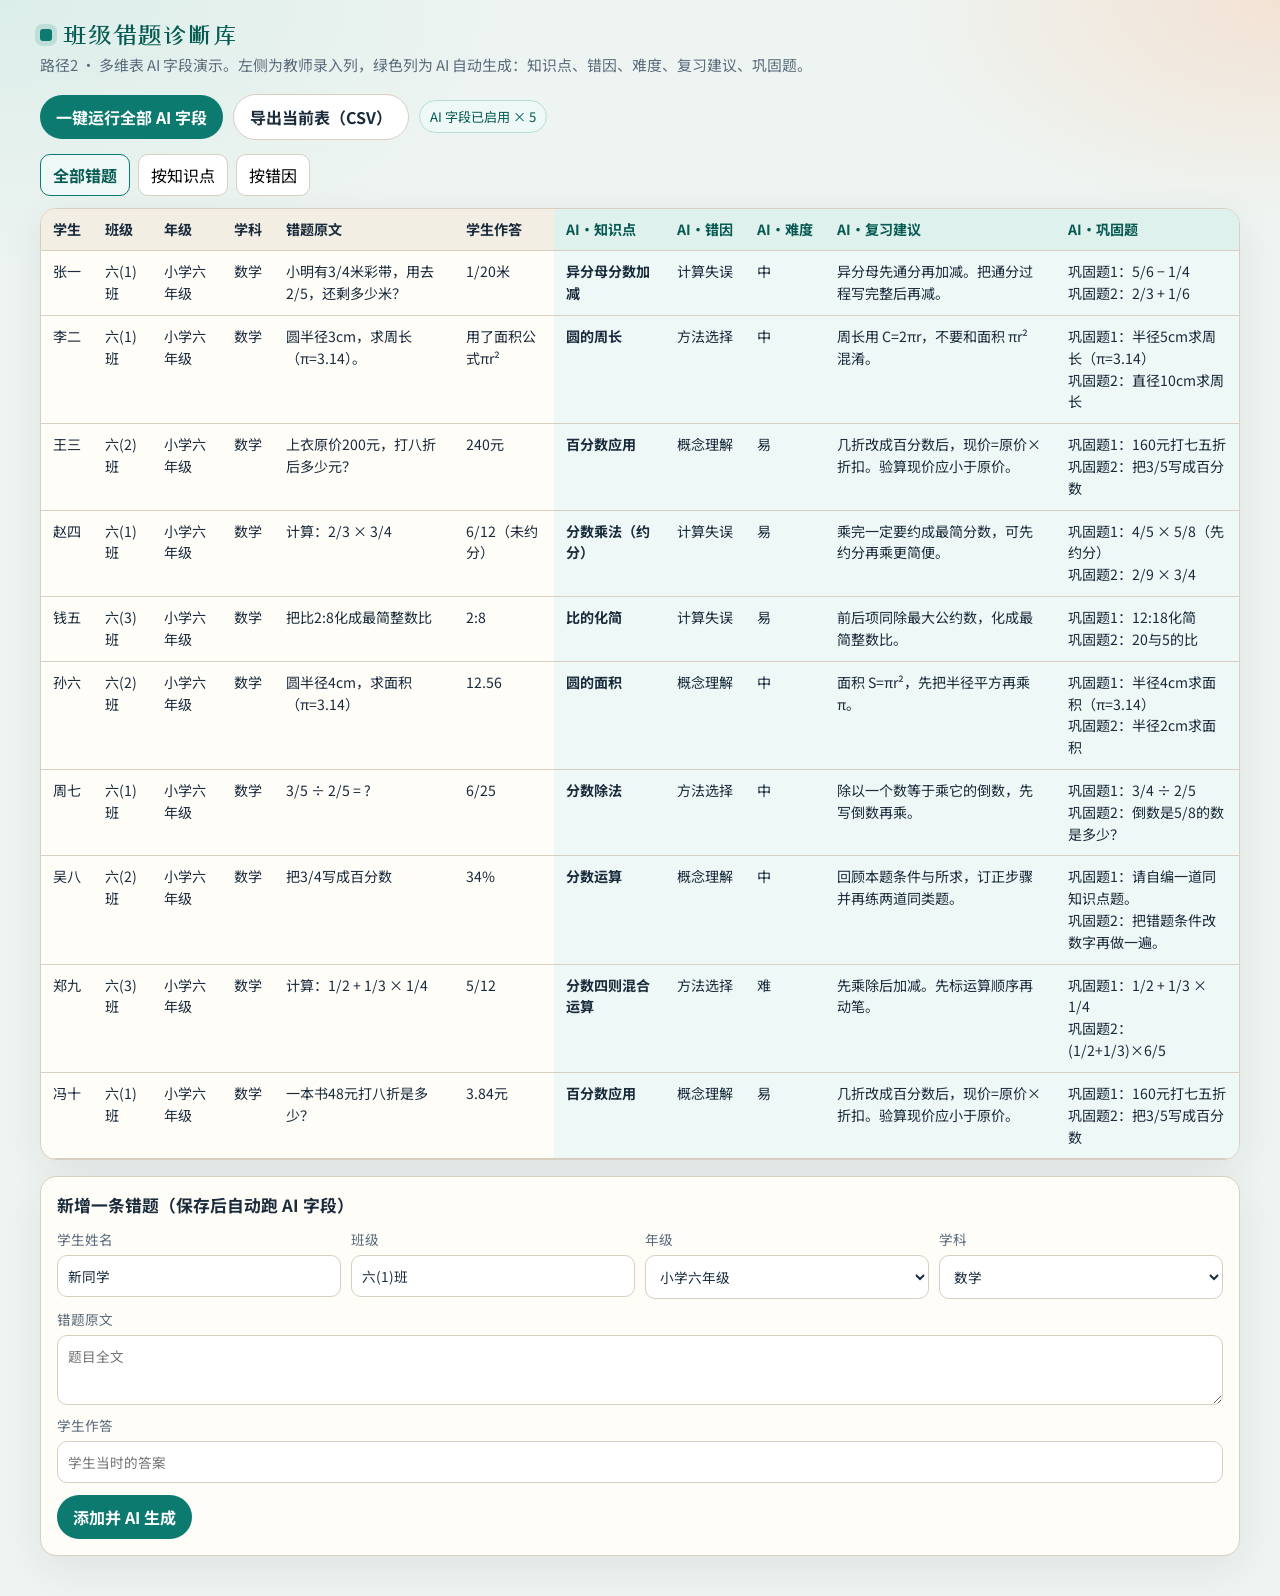
<file: 02-table/table.html>
<!DOCTYPE html>
<html lang="zh-CN">
<head>
  <meta charset="UTF-8" />
  <meta name="viewport" content="width=device-width, initial-scale=1" />
  <title>班级错题诊断库 · 多维表AI字段</title>
  <link rel="preconnect" href="https://fonts.googleapis.com" />
  <link rel="preconnect" href="https://fonts.gstatic.com" crossorigin />
  <link href="https://fonts.googleapis.com/css2?family=Noto+Sans+SC:wght@400;500;700&family=ZCOOL+XiaoWei&display=swap" rel="stylesheet" />
  <style>
    :root {
      --ink: #1a2b3c; --muted: #5a6b7c; --bg: #eef4f1; --panel: #fffdf8;
      --line: #d8cfc0; --accent: #0d7a6f; --accent-deep: #065a52;
      --ai: #eef8f6; --shadow: 0 12px 40px rgba(26,43,60,.08);
    }
    * { box-sizing: border-box; }
    body {
      margin: 0; min-height: 100vh; font-family: "Noto Sans SC", sans-serif; color: var(--ink);
      background:
        radial-gradient(900px 480px at 0% 0%, #dceeea, transparent 60%),
        radial-gradient(700px 400px at 100% 0%, #f3e2d4, transparent 55%),
        var(--bg);
    }
    .wrap { width: min(1200px, calc(100% - 24px)); margin: 0 auto; padding: 22px 0 40px; }
    .brand {
      font-family: "ZCOOL XiaoWei", serif; font-size: 1.55rem; color: var(--accent-deep);
      display: flex; align-items: center; gap: 10px; margin-bottom: 6px;
    }
    .brand i {
      width: 12px; height: 12px; border-radius: 3px; background: var(--accent);
      box-shadow: 0 0 0 5px rgba(13,122,111,.15);
    }
    .desc { margin: 0 0 16px; color: var(--muted); line-height: 1.65; font-size: .93rem; }
    .toolbar {
      display: flex; flex-wrap: wrap; gap: 10px; align-items: center; margin-bottom: 14px;
    }
    .btn {
      border: none; border-radius: 999px; padding: 10px 16px; font: inherit; font-weight: 700;
      cursor: pointer; background: var(--accent); color: #fff;
    }
    .btn:hover { background: var(--accent-deep); }
    .btn.ghost { background: #fff; color: var(--ink); border: 1.5px solid var(--line); }
    .chip {
      font-size: .82rem; color: var(--accent-deep); background: var(--ai);
      border: 1px solid #b7ddd6; border-radius: 999px; padding: 6px 10px;
    }
    .panel {
      background: var(--panel); border: 1px solid var(--line); border-radius: 16px;
      box-shadow: var(--shadow); overflow: auto;
    }
    table { border-collapse: collapse; width: 100%; min-width: 1100px; font-size: .88rem; }
    th, td {
      border-bottom: 1px solid var(--line); padding: 10px 12px; text-align: left;
      vertical-align: top; line-height: 1.55;
    }
    th {
      position: sticky; top: 0; background: #f3eee4; z-index: 1; font-weight: 700;
      white-space: nowrap;
    }
    th.ai { background: #dff1ed; color: var(--accent-deep); }
    td.ai { background: var(--ai); }
    tr:hover td { filter: brightness(0.99); }
    .muted { color: var(--muted); }
    .form {
      margin-top: 16px; background: var(--panel); border: 1px solid var(--line);
      border-radius: 16px; padding: 16px; box-shadow: var(--shadow);
    }
    .form h3 { margin: 0 0 12px; font-size: 1.05rem; }
    .grid {
      display: grid; grid-template-columns: repeat(4, minmax(0, 1fr)); gap: 10px;
    }
    @media (max-width: 900px) { .grid { grid-template-columns: 1fr 1fr; } }
    label { display: flex; flex-direction: column; gap: 6px; font-size: .85rem; color: var(--muted); }
    input, select, textarea {
      border: 1.5px solid var(--line); border-radius: 10px; padding: 10px; font: inherit; color: var(--ink);
      background: #fff;
    }
    textarea { grid-column: 1 / -1; min-height: 70px; resize: vertical; }
    .full { grid-column: 1 / -1; }
    .views { display: flex; flex-wrap: wrap; gap: 8px; margin-bottom: 12px; }
    .views button {
      border: 1px solid var(--line); background: #fff; border-radius: 10px;
      padding: 8px 12px; font: inherit; cursor: pointer;
    }
    .views button.active { border-color: var(--accent); background: var(--ai); color: var(--accent-deep); font-weight: 700; }
  </style>
</head>
<body>
  <div class="wrap">
    <div class="brand"><i></i>班级错题诊断库</div>
    <p class="desc">路径2 · 多维表 AI 字段演示。左侧为教师录入列，绿色列为 AI 自动生成：知识点、错因、难度、复习建议、巩固题。</p>

    <div class="toolbar">
      <button type="button" class="btn" id="runAi">一键运行全部 AI 字段</button>
      <button type="button" class="btn ghost" id="exportBtn">导出当前表（CSV）</button>
      <span class="chip">AI 字段已启用 × 5</span>
    </div>

    <div class="views" id="views">
      <button type="button" class="active" data-view="all">全部错题</button>
      <button type="button" data-view="kp">按知识点</button>
      <button type="button" data-view="cause">按错因</button>
    </div>

    <div class="panel">
      <table>
        <thead>
          <tr>
            <th>学生</th><th>班级</th><th>年级</th><th>学科</th>
            <th>错题原文</th><th>学生作答</th>
            <th class="ai">AI·知识点</th>
            <th class="ai">AI·错因</th>
            <th class="ai">AI·难度</th>
            <th class="ai">AI·复习建议</th>
            <th class="ai">AI·巩固题</th>
          </tr>
        </thead>
        <tbody id="tbody"></tbody>
      </table>
    </div>

    <div class="form">
      <h3>新增一条错题（保存后自动跑 AI 字段）</h3>
      <div class="grid" id="addForm">
        <label>学生姓名<input id="fName" value="新同学" /></label>
        <label>班级<input id="fClass" value="六(1)班" /></label>
        <label>年级
          <select id="fGrade">
            <option>小学六年级</option>
            <option>小学五年级</option>
            <option>初一</option>
          </select>
        </label>
        <label>学科
          <select id="fSubject">
            <option>数学</option>
            <option>语文</option>
            <option>英语</option>
          </select>
        </label>
        <label class="full">错题原文<textarea id="fQ" placeholder="题目全文"></textarea></label>
        <label class="full">学生作答<input id="fA" placeholder="学生当时的答案" /></label>
      </div>
      <div class="toolbar" style="margin-top:12px;margin-bottom:0;">
        <button type="button" class="btn" id="addBtn">添加并 AI 生成</button>
      </div>
    </div>
  </div>

  <script>
    const seed = [
      { name: "张一", cls: "六(1)班", grade: "小学六年级", subject: "数学", q: "小明有3/4米彩带，用去2/5，还剩多少米？", a: "1/20米" },
      { name: "李二", cls: "六(1)班", grade: "小学六年级", subject: "数学", q: "圆半径3cm，求周长（π=3.14）。", a: "用了面积公式πr²" },
      { name: "王三", cls: "六(2)班", grade: "小学六年级", subject: "数学", q: "上衣原价200元，打八折后多少元？", a: "240元" },
      { name: "赵四", cls: "六(1)班", grade: "小学六年级", subject: "数学", q: "计算：2/3 × 3/4", a: "6/12（未约分）" },
      { name: "钱五", cls: "六(3)班", grade: "小学六年级", subject: "数学", q: "把比2:8化成最简整数比", a: "2:8" },
      { name: "孙六", cls: "六(2)班", grade: "小学六年级", subject: "数学", q: "圆半径4cm，求面积（π=3.14）", a: "12.56" },
      { name: "周七", cls: "六(1)班", grade: "小学六年级", subject: "数学", q: "3/5 ÷ 2/5 = ?", a: "6/25" },
      { name: "吴八", cls: "六(2)班", grade: "小学六年级", subject: "数学", q: "把3/4写成百分数", a: "34%" },
      { name: "郑九", cls: "六(3)班", grade: "小学六年级", subject: "数学", q: "计算：1/2 + 1/3 × 1/4", a: "5/12" },
      { name: "冯十", cls: "六(1)班", grade: "小学六年级", subject: "数学", q: "一本书48元打八折是多少？", a: "3.84元" }
    ];

    let rows = seed.map((r) => ({ ...r, ai: null }));
    let view = "all";

    function aiFill(row) {
      const text = row.q + " " + row.a;
      let kp = "综合练习", cause = "概念理解", level = "中";
      let advice = "回顾本题条件与所求，订正步骤并再练两道同类题。";
      let drills = "巩固题1：请自编一道同知识点题。\n巩固题2：把错题条件改数字再做一遍。";

      if (/分数|\/|彩带|×|÷/.test(text)) {
        if (/用去其中|几分之几|×/.test(text) && /用去了多少|求.*多少米/.test(text) && !/还剩/.test(text)) {
          kp = "分数乘法"; cause = "概念理解"; level = "中";
          advice = "求一个数的几分之几用乘法。先判断题意，再列式约分。";
          drills = "巩固题1：油4/5升，用去1/3，用去多少升？\n巩固题2：绳5/6米，剪去其中2/5，剪去多少米？";
        } else if (/还剩|减|通分|1\/20/.test(text)) {
          kp = "异分母分数加减"; cause = "计算失误"; level = "中";
          advice = "异分母先通分再加减。把通分过程写完整后再减。";
          drills = "巩固题1：5/6 − 1/4\n巩固题2：2/3 + 1/6";
        } else if (/÷|除以|倒数/.test(text)) {
          kp = "分数除法"; cause = "方法选择"; level = "中";
          advice = "除以一个数等于乘它的倒数，先写倒数再乘。";
          drills = "巩固题1：3/4 ÷ 2/5\n巩固题2：倒数是5/8的数是多少？";
        } else if (/×/.test(text) && /未约分|约分/.test(text)) {
          kp = "分数乘法（约分）"; cause = "计算失误"; level = "易";
          advice = "乘完一定要约成最简分数，可先约分再乘更简便。";
          drills = "巩固题1：4/5 × 5/8（先约分）\n巩固题2：2/9 × 3/4";
        } else if (/混合|\+|×/.test(text)) {
          kp = "分数四则混合运算"; cause = "方法选择"; level = "难";
          advice = "先乘除后加减。先标运算顺序再动笔。";
          drills = "巩固题1：1/2 + 1/3 × 1/4\n巩固题2：(1/2+1/3)×6/5";
        } else {
          kp = "分数运算"; cause = "概念理解"; level = "中";
        }
      } else if (/圆|周长|面积|半径|π/.test(text)) {
        if (/周长/.test(text) || /πr²|面积公式/.test(text)) {
          kp = "圆的周长"; cause = "方法选择"; level = "中";
          advice = "周长用 C=2πr，不要和面积 πr² 混淆。";
          drills = "巩固题1：半径5cm求周长（π=3.14）\n巩固题2：直径10cm求周长";
        } else {
          kp = "圆的面积"; cause = "概念理解"; level = "中";
          advice = "面积 S=πr²，先把半径平方再乘π。";
          drills = "巩固题1：半径4cm求面积（π=3.14）\n巩固题2：半径2cm求面积";
        }
      } else if (/百分|折扣|八折|%/.test(text)) {
        kp = "百分数应用"; cause = "概念理解"; level = "易";
        advice = "几折改成百分数后，现价=原价×折扣。验算现价应小于原价。";
        drills = "巩固题1：160元打七五折\n巩固题2：把3/5写成百分数";
      } else if (/比|：|化简/.test(text)) {
        kp = "比的化简"; cause = "计算失误"; level = "易";
        advice = "前后项同除最大公约数，化成最简整数比。";
        drills = "巩固题1：12:18化简\n巩固题2：20与5的比";
      }

      return { kp, cause, level, advice, drills };
    }

    function ensureAi(row) {
      if (!row.ai) row.ai = aiFill(row);
      return row;
    }

    function render() {
      const tbody = document.getElementById("tbody");
      tbody.innerHTML = "";
      let list = rows.map(ensureAi);

      if (view === "kp") {
        list = [...list].sort((a, b) => a.ai.kp.localeCompare(b.ai.kp, "zh"));
      } else if (view === "cause") {
        list = [...list].sort((a, b) => a.ai.cause.localeCompare(b.ai.cause, "zh"));
      }

      list.forEach((r) => {
        const tr = document.createElement("tr");
        tr.innerHTML = `
          <td>${esc(r.name)}</td>
          <td>${esc(r.cls)}</td>
          <td>${esc(r.grade)}</td>
          <td>${esc(r.subject)}</td>
          <td>${esc(r.q)}</td>
          <td>${esc(r.a)}</td>
          <td class="ai"><strong>${esc(r.ai.kp)}</strong></td>
          <td class="ai">${esc(r.ai.cause)}</td>
          <td class="ai">${esc(r.ai.level)}</td>
          <td class="ai">${esc(r.ai.advice)}</td>
          <td class="ai" style="white-space:pre-wrap">${esc(r.ai.drills)}</td>`;
        tbody.appendChild(tr);
      });
    }

    function esc(s) {
      return String(s)
        .replace(/&/g, "&amp;")
        .replace(/</g, "&lt;")
        .replace(/>/g, "&gt;")
        .replace(/"/g, "&quot;");
    }

    document.getElementById("runAi").addEventListener("click", () => {
      rows.forEach((r) => { r.ai = aiFill(r); });
      render();
    });

    document.getElementById("addBtn").addEventListener("click", () => {
      const row = {
        name: document.getElementById("fName").value.trim() || "新同学",
        cls: document.getElementById("fClass").value.trim() || "六(1)班",
        grade: document.getElementById("fGrade").value,
        subject: document.getElementById("fSubject").value,
        q: document.getElementById("fQ").value.trim(),
        a: document.getElementById("fA").value.trim(),
        ai: null
      };
      if (!row.q) { alert("请填写错题原文"); return; }
      row.ai = aiFill(row);
      rows.unshift(row);
      document.getElementById("fQ").value = "";
      document.getElementById("fA").value = "";
      render();
    });

    document.getElementById("views").addEventListener("click", (e) => {
      const btn = e.target.closest("button[data-view]");
      if (!btn) return;
      document.querySelectorAll("#views button").forEach((b) => b.classList.remove("active"));
      btn.classList.add("active");
      view = btn.getAttribute("data-view");
      render();
    });

    document.getElementById("exportBtn").addEventListener("click", () => {
      const header = ["学生","班级","年级","学科","错题原文","学生作答","知识点","错因","难度","复习建议","巩固题"];
      const lines = [header.join(",")];
      rows.map(ensureAi).forEach((r) => {
        const cols = [r.name, r.cls, r.grade, r.subject, r.q, r.a, r.ai.kp, r.ai.cause, r.ai.level, r.ai.advice, r.ai.drills.replace(/\n/g, " | ")];
        lines.push(cols.map((c) => `"${String(c).replace(/"/g, '""')}"`).join(","));
      });
      const blob = new Blob(["\ufeff" + lines.join("\n")], { type: "text/csv;charset=utf-8" });
      const a = document.createElement("a");
      a.href = URL.createObjectURL(blob);
      a.download = "班级错题诊断库.csv";
      a.click();
    });

    render();
  </script>
</body>
</html>
</file>
<file: 04_gcf/styles.css>
* {
    margin: 0;
    padding: 0;
    box-sizing: border-box;
}

body {
    font-family: 'Microsoft YaHei', '微软雅黑', Arial, sans-serif;
    background: linear-gradient(135deg, #667eea 0%, #764ba2 100%);
    min-height: 100vh;
    padding: 20px;
}

.container {
    max-width: 1200px;
    margin: 0 auto;
    background: white;
    border-radius: 15px;
    box-shadow: 0 20px 40px rgba(0, 0, 0, 0.1);
    overflow: hidden;
}

header {
    background: linear-gradient(135deg, #4facfe 0%, #00f2fe 100%);
    color: white;
    text-align: center;
    padding: 30px 20px;
}

header h1 {
    font-size: 2.5em;
    margin-bottom: 10px;
    text-shadow: 2px 2px 4px rgba(0, 0, 0, 0.3);
}

.subtitle {
    font-size: 1.1em;
    opacity: 0.9;
}

.input-section {
    background: #f8f9fa;
    padding: 30px;
    border-bottom: 1px solid #e9ecef;
}

.input-group {
    display: inline-block;
    margin-right: 30px;
    margin-bottom: 20px;
}

.input-group label {
    display: block;
    margin-bottom: 8px;
    font-weight: bold;
    color: #495057;
}

.input-group input {
    width: 150px;
    padding: 12px 15px;
    border: 2px solid #e9ecef;
    border-radius: 8px;
    font-size: 16px;
    transition: border-color 0.3s ease;
}

.input-group input:focus {
    outline: none;
    border-color: #4facfe;
    box-shadow: 0 0 0 3px rgba(79, 172, 254, 0.1);
}

.button-group {
    margin-top: 20px;
}

.btn {
    padding: 12px 24px;
    margin-right: 15px;
    border: none;
    border-radius: 8px;
    font-size: 16px;
    font-weight: bold;
    cursor: pointer;
    transition: all 0.3s ease;
    box-shadow: 0 4px 6px rgba(0, 0, 0, 0.1);
}

.btn:hover {
    transform: translateY(-2px);
    box-shadow: 0 6px 12px rgba(0, 0, 0, 0.15);
}

.btn-primary {
    background: linear-gradient(135deg, #667eea 0%, #764ba2 100%);
    color: white;
}

.btn-info {
    background: linear-gradient(135deg, #4facfe 0%, #00f2fe 100%);
    color: white;
}

.btn-secondary {
    background: linear-gradient(135deg, #f093fb 0%, #f5576c 100%);
    color: white;
}

.btn-danger {
    background: linear-gradient(135deg, #ff9a9e 0%, #fecfef 100%);
    color: #333;
}

.results-section {
    padding: 30px;
    min-height: 400px;
}

.results-content {
    background: #f8f9fa;
    border: 1px solid #e9ecef;
    border-radius: 10px;
    padding: 20px;
    font-family: 'Consolas', 'Monaco', 'Courier New', monospace;
    font-size: 14px;
    line-height: 1.6;
    white-space: pre-wrap;
    max-height: 500px;
    overflow-y: auto;
    color: #333;
}

.results-content h3 {
    color: #4facfe;
    margin: 15px 0 10px 0;
    font-size: 16px;
}

.results-content .step {
    margin: 5px 0;
    padding-left: 20px;
}

.results-content .factor {
    color: #28a745;
    font-weight: bold;
}

.results-content .result {
    color: #dc3545;
    font-weight: bold;
}

.results-content .comparison {
    background: #e3f2fd;
    padding: 10px;
    border-radius: 5px;
    margin: 10px 0;
}

.results-content .table {
    border-collapse: collapse;
    width: 100%;
    margin: 10px 0;
}

.results-content .table th,
.results-content .table td {
    border: 1px solid #ddd;
    padding: 8px;
    text-align: center;
}

.results-content .table th {
    background-color: #f2f2f2;
    font-weight: bold;
}

.results-content .table tr:nth-child(even) {
    background-color: #f9f9f9;
}

/* 进度条样式 */
.progress-container {
    margin-bottom: 20px;
    padding: 15px;
    background: #f8f9fa;
    border-radius: 8px;
    border: 1px solid #e9ecef;
}

.progress-label {
    font-size: 16px;
    font-weight: bold;
    color: #495057;
    margin-bottom: 10px;
    text-align: center;
}

.progress-bar {
    width: 100%;
    height: 20px;
    background-color: #e9ecef;
    border-radius: 10px;
    overflow: hidden;
    box-shadow: inset 0 2px 4px rgba(0, 0, 0, 0.1);
}

.progress-fill {
    height: 100%;
    background: linear-gradient(135deg, #4facfe 0%, #00f2fe 100%);
    border-radius: 10px;
    width: 0%;
    transition: width 0.3s ease;
    position: relative;
}

.progress-fill::after {
    content: '';
    position: absolute;
    top: 0;
    left: 0;
    bottom: 0;
    right: 0;
    background: linear-gradient(
        45deg,
        rgba(255, 255, 255, 0.2) 25%,
        transparent 25%,
        transparent 50%,
        rgba(255, 255, 255, 0.2) 50%,
        rgba(255, 255, 255, 0.2) 75%,
        transparent 75%,
        transparent
    );
    background-size: 20px 20px;
    animation: progress-animation 1s linear infinite;
}

@keyframes progress-animation {
    0% {
        background-position: 0 0;
    }
    100% {
        background-position: 20px 0;
    }
}

.progress-text {
    text-align: center;
    margin-top: 8px;
    font-size: 14px;
    color: #495057;
    font-weight: bold;
}

@media (max-width: 768px) {
    .container {
        margin: 10px;
        border-radius: 10px;
    }
    
    header h1 {
        font-size: 2em;
    }
    
    .input-group {
        display: block;
        margin-right: 0;
    }
    
    .input-group input {
        width: 100%;
    }
    
    .btn {
        display: block;
        width: 100%;
        margin-bottom: 10px;
        margin-right: 0;
    }
    
    .results-content {
        font-size: 12px;
    }
}
</file>
